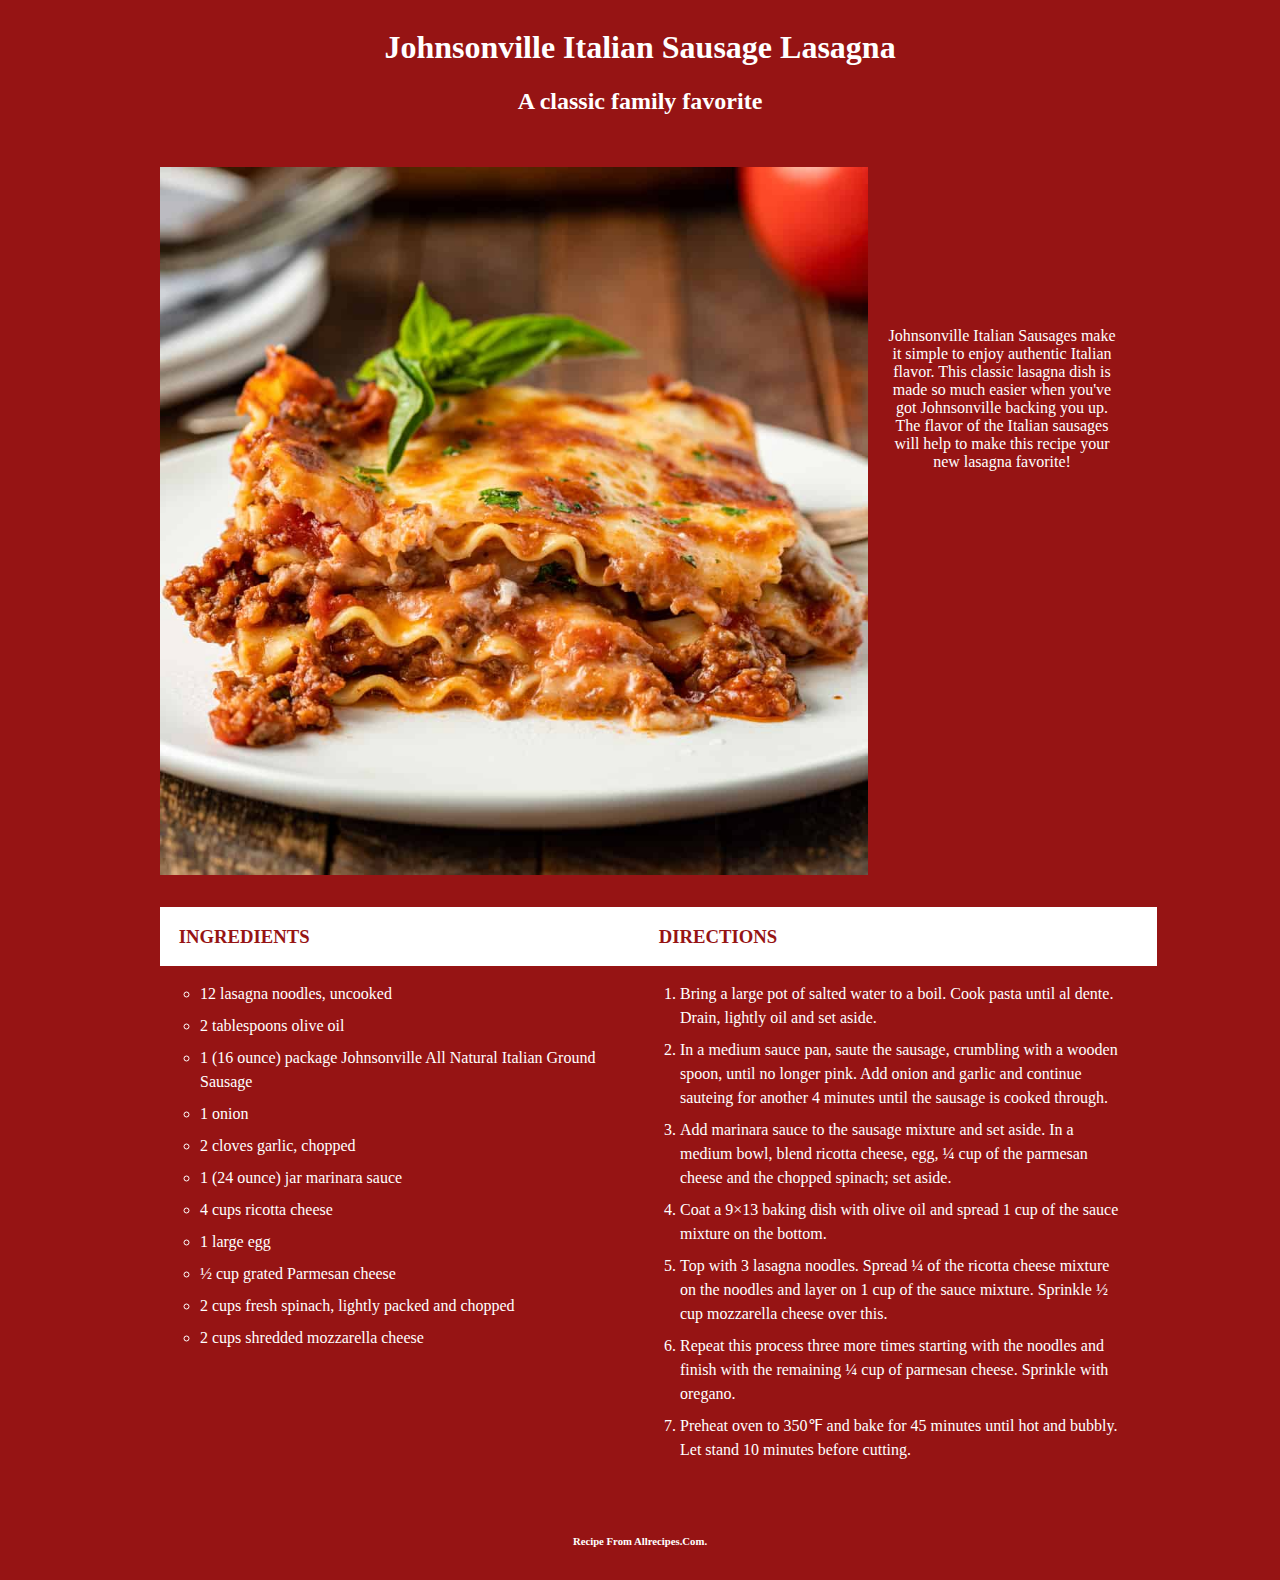
<file: grc338/css-grid-layout/index.html>
<!doctype html>
<html>
   <head>
      <meta charset="UTF-8">
      <meta name="viewport" content="width=device-width, initial-scale=1">
      <link rel="stylesheet" type="text/css" href="lasagnastyle.css" />
      <title>Johnsonville Italian Sausage Lasagna</title>
   </head>
    
<!-- I’m providing this document, so you know how to style your page. But you are not supposed to change anything in it. -->
    
<!--Also, this is an HTML comment and it’s meant for human beings. The machine knows it is not supposed to process anything in it. (Leave this comment here, because you’re not supposed to change anything in the document.-->
        
   <body>
       
       <div class="container">
           
          <header>
             <h1>Johnsonville Italian Sausage Lasagna</h1>
             <h2>A classic family favorite</h2>
          </header>

          <figure>
             <img src="lasagna.jpg" alt="Lasagna on a plate."> <!-- Don’t change this line (or any other line). You’re smart, you can figure out how to link to an image without changing this line or anything in your HTML.-->
             <figcaption>Johnsonville Italian Sausages make it simple to enjoy authentic Italian flavor. This classic lasagna dish is made so much easier when you've got Johnsonville backing you up. The flavor of the Italian sausages will help to make this recipe your new lasagna favorite!</figcaption>
          </figure>

          <main>

             <section class="ingredients">

                <h3>Ingredients</h3>

                <ul>
                   <li>12 lasagna noodles, uncooked</li>
                   <li>2 tablespoons olive oil</li>
                   <li>1 (16 ounce) package Johnsonville All Natural Italian Ground Sausage</li>
                   <li>1 onion</li>
                   <li>2 cloves garlic, chopped</li>
                   <li>1 (24 ounce) jar marinara sauce</li>
                   <li>4 cups ricotta cheese</li>
                   <li>1 large egg</li>
                   <li>&frac12; cup grated Parmesan cheese</li>
                   <li>2 cups fresh spinach, lightly packed and chopped</li>
                   <li>2 cups shredded mozzarella cheese</li>
                </ul>

             </section><!--ingredients-->

             <section class="directions">

                <h3>Directions</h3>

                <ol>
                   <li>Bring a large pot of salted water to a boil. Cook pasta until al dente. Drain, lightly oil and set aside.</li>
                   <li>In a medium sauce pan, saute the sausage, crumbling with a wooden spoon, until no longer pink. Add onion and garlic and continue sauteing for another 4 minutes until the sausage is cooked through.</li>
                   <li>Add marinara sauce to the sausage mixture and set aside. In a medium bowl, blend ricotta cheese, egg, &frac14; cup of the parmesan cheese and the chopped spinach; set aside.</li>
                   <li>Coat a 9&times;13 baking dish with olive oil and spread 1 cup of the sauce mixture on the bottom.</li>
                   <li>Top with 3 lasagna noodles. Spread &frac14; of the ricotta cheese mixture on the noodles and layer on 1 cup of the sauce mixture. Sprinkle &frac12; cup mozzarella cheese over this.</li>
                   <li>Repeat this process three more times starting with the noodles and finish with the remaining &frac14; cup of parmesan cheese. Sprinkle with oregano.</li>
                   <li>Preheat oven to 350&#8457; and bake for 45 minutes until hot and bubbly. Let stand 10 minutes before cutting.</li>
                </ol>

             </section><!--directions-->

           </main>

          <footer>
             <h6>Recipe from allrecipes.com.</h6>
          </footer>
           
       </div>
           
   </body>
    
</html>
</file>
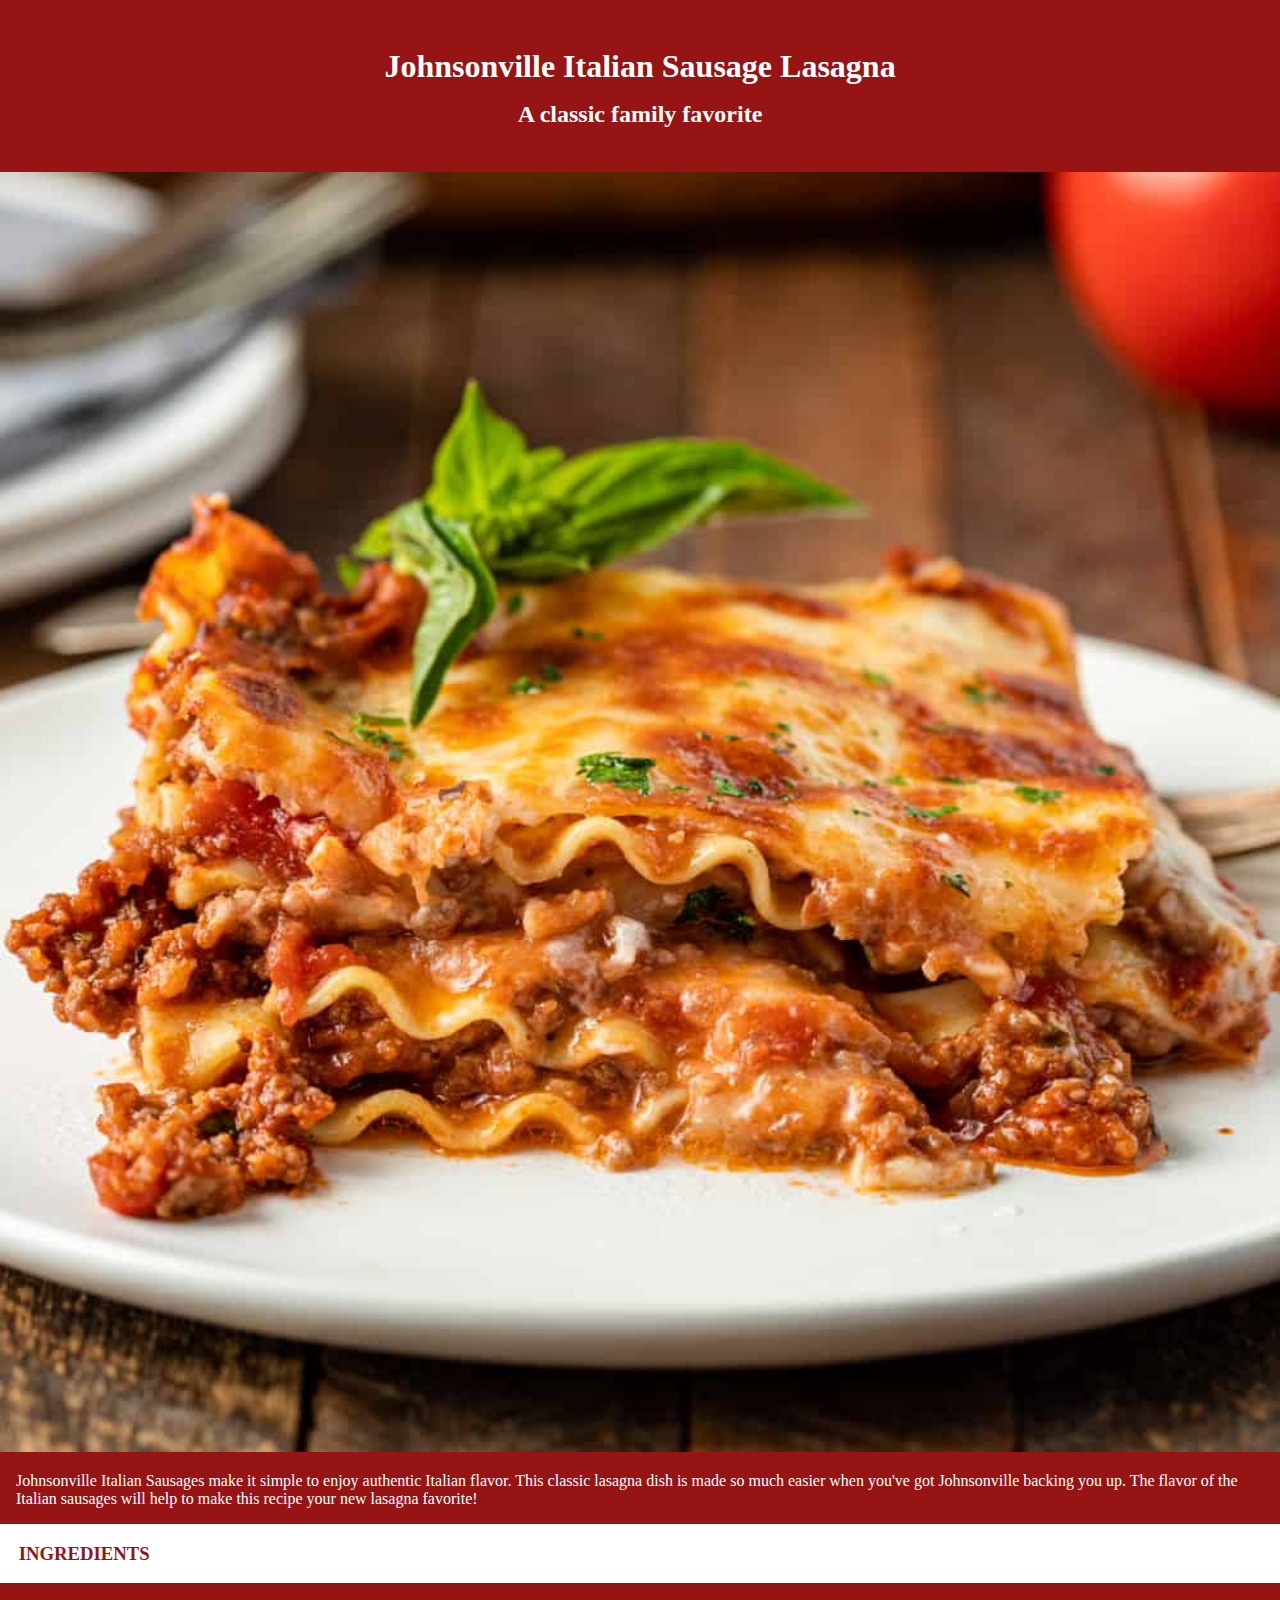
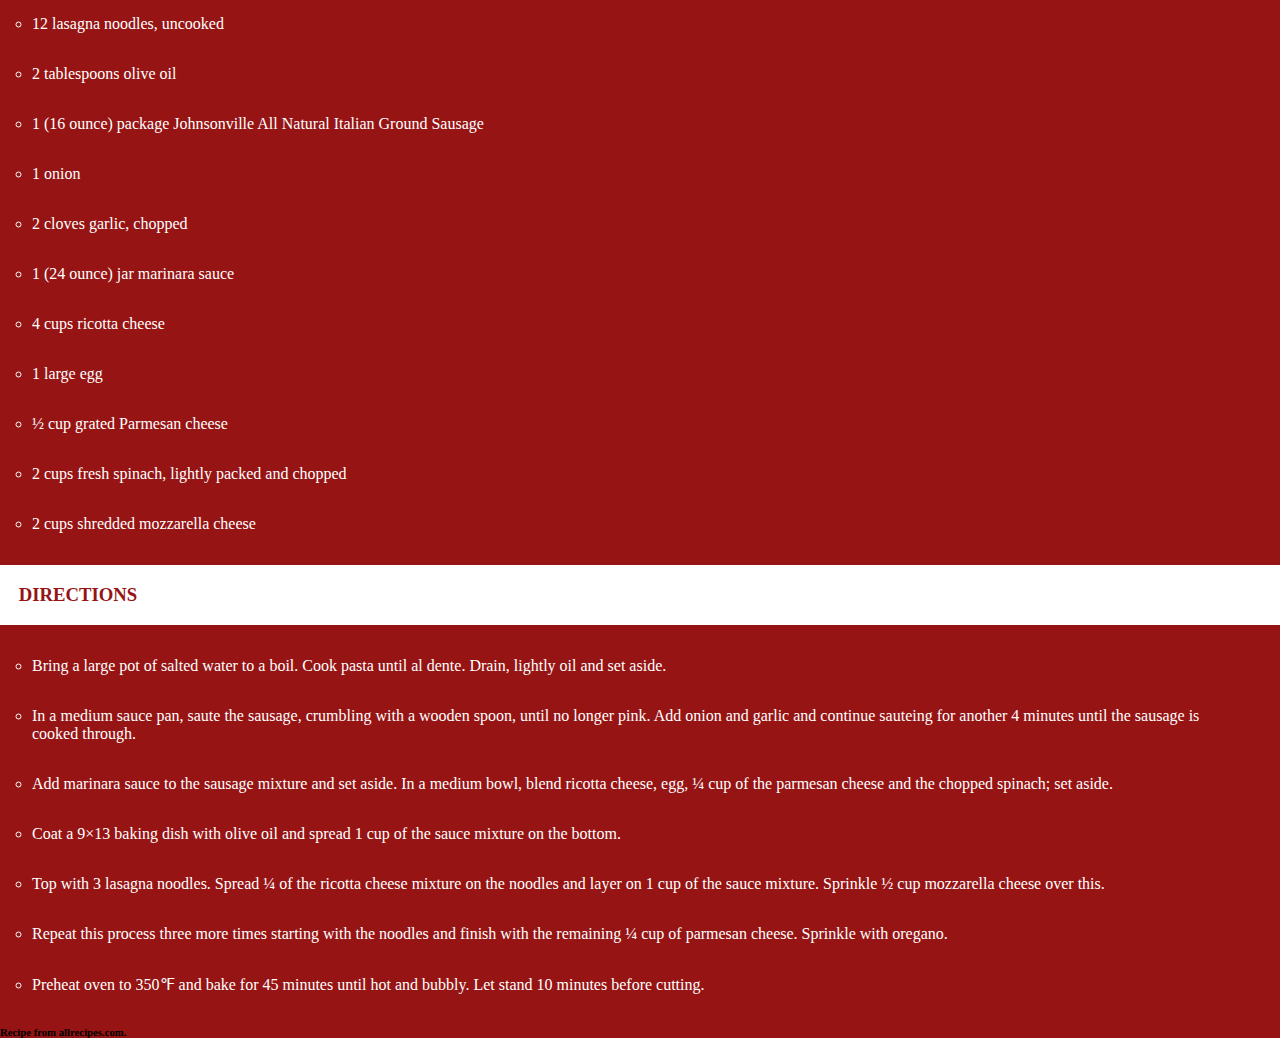
<file: grc338/css-mobile-first/index.html>
<!doctype html>
<html>
   <head>
      <meta charset="UTF-8">
      <meta name="viewport" content="width=device-width, initial-scale=1">
      <link rel="stylesheet" type="text/css" href="lasagnastyle.css" />
      <title>Johnsonville Italian Sausage Lasagna</title>
   </head>
    
<!-- I’m providing this document, so you know how to style your page. But you are not supposed to change anything in it. -->
    
<!--Also, this is an HTML comment and it’s meant for human beings. The machine knows it is not supposed to process anything in it. (Leave this comment here, because you’re not supposed to change anything in the document.-->
        
   <body>
       
      <header>
         <h1>Johnsonville Italian Sausage Lasagna</h1>
         <h2>A classic family favorite</h2>
      </header>
       
      <figure>
         <img src="lasagna.jpg" alt="Lasagna on a plate."> <!-- Don’t change this line (or any other line). You’re smart, you can figure out how to link to an image without changing this line or anything in your HTML.-->
         <figcaption>Johnsonville Italian Sausages make it simple to enjoy authentic Italian flavor. This classic lasagna dish is made so much easier when you've got Johnsonville backing you up. The flavor of the Italian sausages will help to make this recipe your new lasagna favorite!</figcaption>
      </figure>
       
      <main>
          
         <section class="ingredients">
             
            <h3>Ingredients</h3>
             
            <ul>
               <li>12 lasagna noodles, uncooked</li>
               <li>2 tablespoons olive oil</li>
               <li>1 (16 ounce) package Johnsonville All Natural Italian Ground Sausage</li>
               <li>1 onion</li>
               <li>2 cloves garlic, chopped</li>
               <li>1 (24 ounce) jar marinara sauce</li>
               <li>4 cups ricotta cheese</li>
               <li>1 large egg</li>
               <li>&frac12; cup grated Parmesan cheese</li>
               <li>2 cups fresh spinach, lightly packed and chopped</li>
               <li>2 cups shredded mozzarella cheese</li>
            </ul>
             
         </section><!--ingredients-->
          
         <section class="directions">
             
            <h3>Directions</h3>
             
            <ol>
               <li>Bring a large pot of salted water to a boil. Cook pasta until al dente. Drain, lightly oil and set aside.</li>
               <li>In a medium sauce pan, saute the sausage, crumbling with a wooden spoon, until no longer pink. Add onion and garlic and continue sauteing for another 4 minutes until the sausage is cooked through.</li>
               <li>Add marinara sauce to the sausage mixture and set aside. In a medium bowl, blend ricotta cheese, egg, &frac14; cup of the parmesan cheese and the chopped spinach; set aside.</li>
               <li>Coat a 9&times;13 baking dish with olive oil and spread 1 cup of the sauce mixture on the bottom.</li>
               <li>Top with 3 lasagna noodles. Spread &frac14; of the ricotta cheese mixture on the noodles and layer on 1 cup of the sauce mixture. Sprinkle &frac12; cup mozzarella cheese over this.</li>
               <li>Repeat this process three more times starting with the noodles and finish with the remaining &frac14; cup of parmesan cheese. Sprinkle with oregano.</li>
               <li>Preheat oven to 350&#8457; and bake for 45 minutes until hot and bubbly. Let stand 10 minutes before cutting.</li>
            </ol>
             
         </section><!--directions-->
      
       </main>
       
      <footer>
         <h6>Recipe from allrecipes.com.</h6>
      </footer>
       
   </body>
    
</html>
</file>
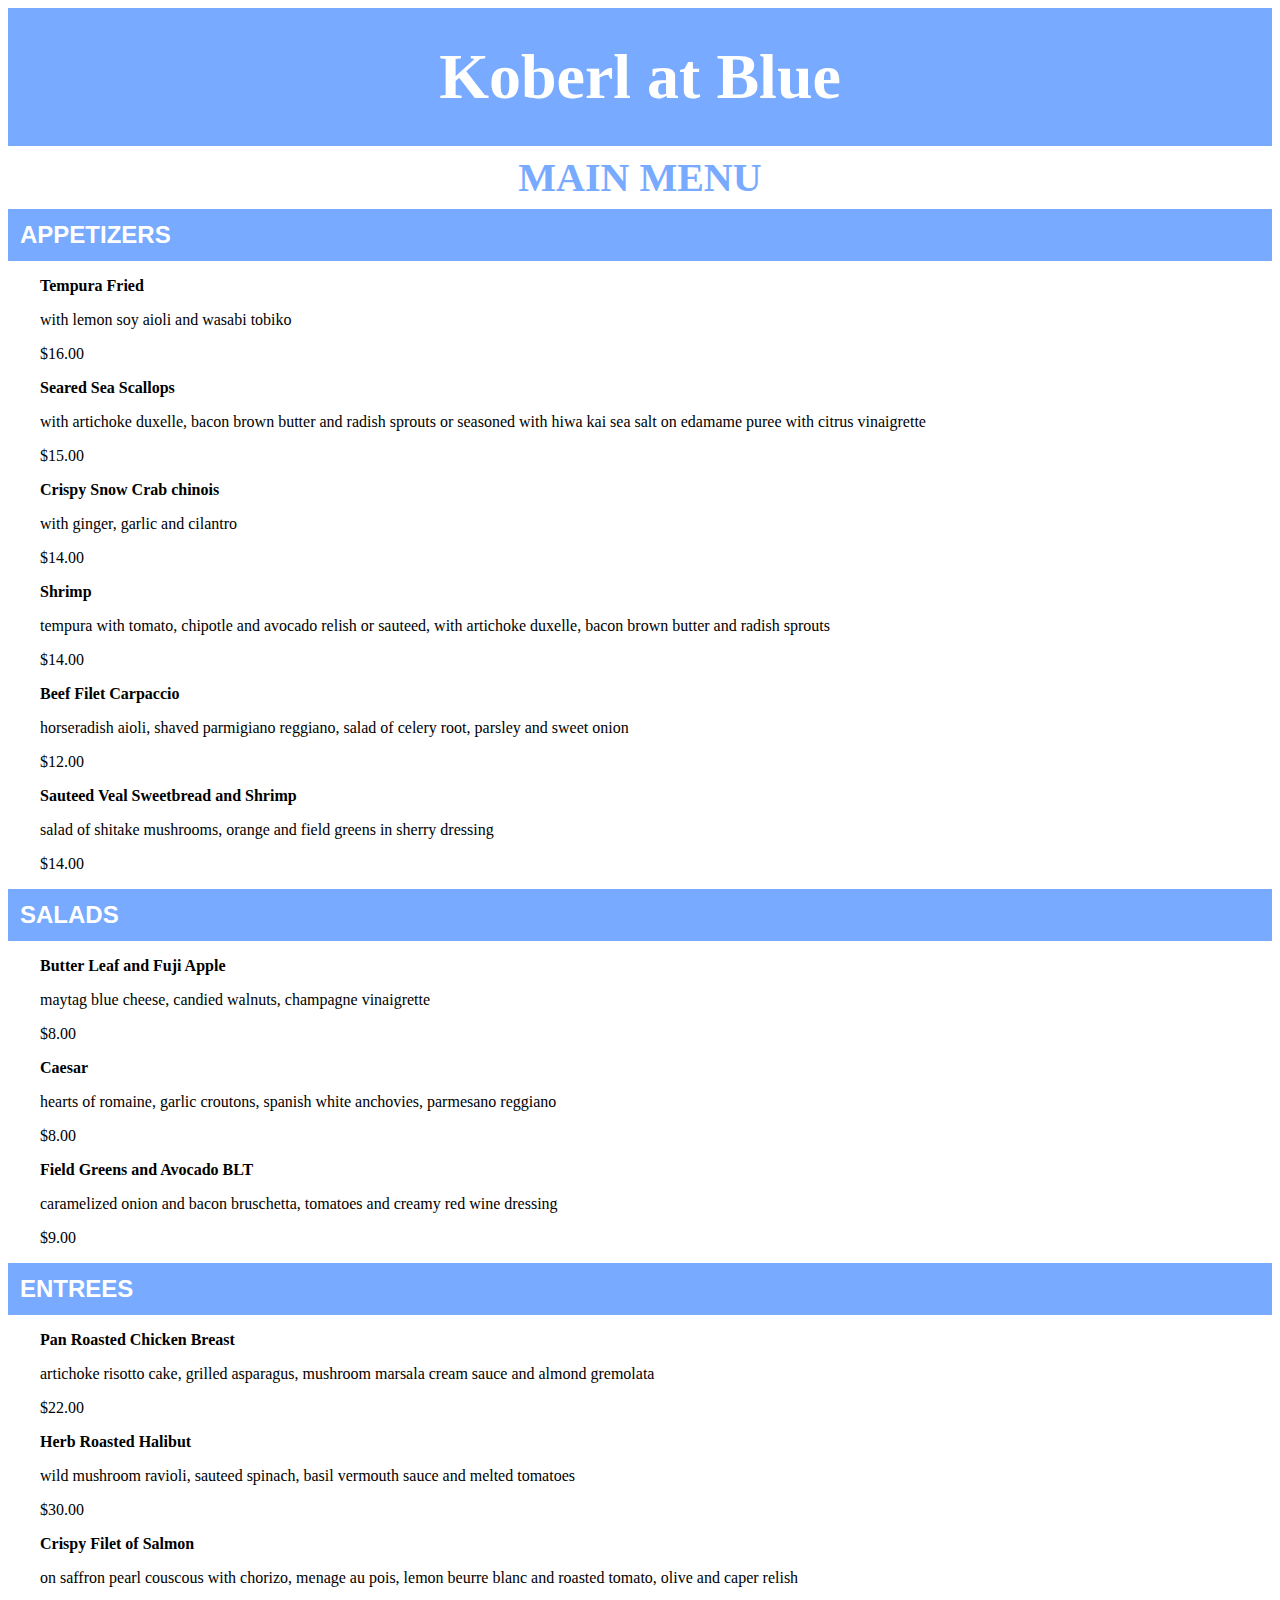
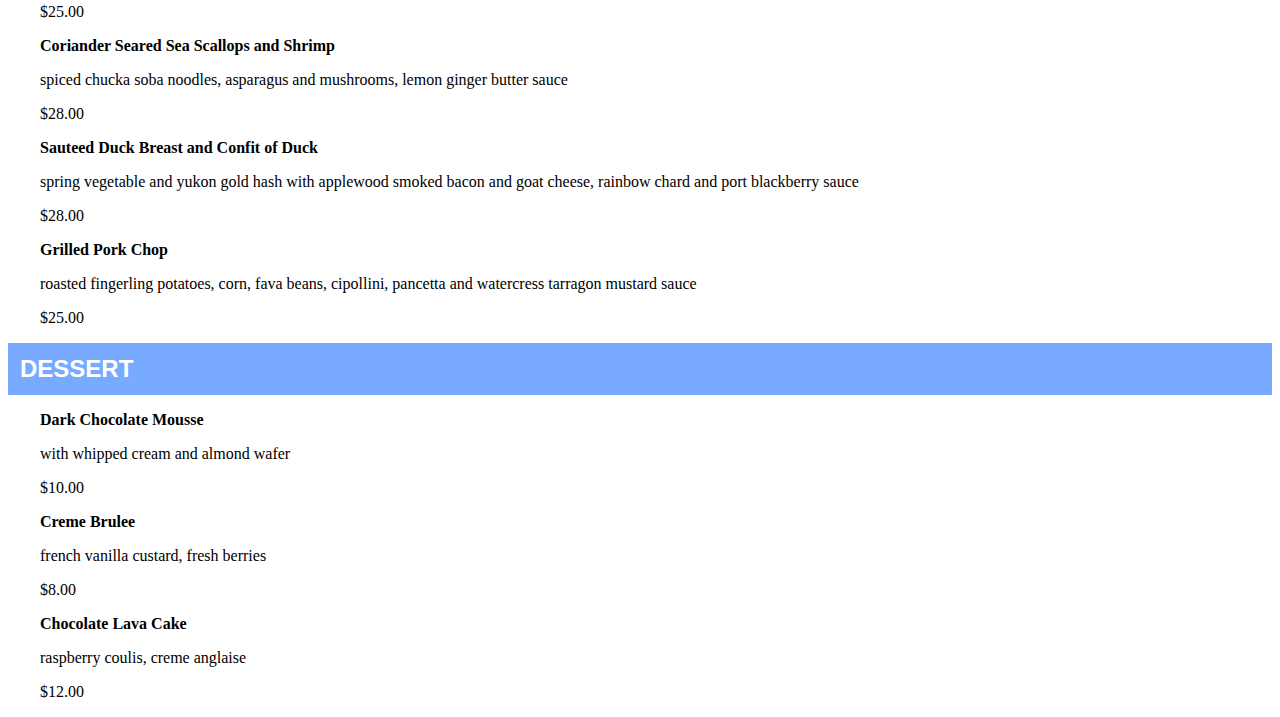
<file: grc338/restaurantmenucss/index.html>
<!DOCTYPE HTML>
<html>
   <head>
      <meta name="viewport" content="width=device-width, initial-scale=1.0">
      <link rel="stylesheet" type="text/css" href="main.css">
      <title>Restaurant Menu</title>
   </head>
   <body>
      <h1>Koberl at Blue</h1>
      <h2>Main Menu</h2>
      <h3>Appetizers</h3>
      <ul>
         <li>
            <h4>Tempura Fried</h4>
            <p>with lemon soy aioli and wasabi tobiko</p>
            <p>$16.00</p>
         </li>
         <li>
            <h4>Seared Sea Scallops</h4>
            <p>with artichoke duxelle, bacon brown butter and radish sprouts or seasoned with hiwa kai sea salt on edamame puree with citrus vinaigrette</p>
            <p>$15.00</p>
         </li>
         <li>
            <h4>Crispy Snow Crab chinois</h4>
            <p>with ginger, garlic and cilantro</p>
            <p>$14.00</p>
         </li>
         <li>
            <h4>Shrimp</h4>
            <p>tempura with tomato, chipotle and avocado relish or sauteed, with artichoke duxelle, bacon brown butter and radish sprouts</p>
            <p>$14.00</p>
         </li>
         <li>
            <h4>Beef Filet Carpaccio</h4>
            <p>horseradish aioli, shaved parmigiano reggiano, salad of celery root, parsley and sweet onion</p>
            <p>$12.00</p>
         </li>
         <li>
            <h4>Sauteed Veal Sweetbread and Shrimp</h4>
            <p>salad of shitake mushrooms, orange and field greens in sherry dressing</p>
            <p>$14.00</p>
         </li>
      </ul>
      <h3>Salads</h3>
      <ul>
         <li>
            <h4>Butter Leaf and Fuji Apple</h4>
            <p>maytag blue cheese, candied walnuts, champagne vinaigrette</p>
            <p>$8.00</p>
         </li>
         <li>
            <h4>Caesar</h4>
            <p>hearts of romaine, garlic croutons, spanish white anchovies, parmesano reggiano</p>
            <p>$8.00</p>
         </li>
         <li>
            <h4>Field Greens and Avocado BLT</h4>
            <p>caramelized onion and bacon bruschetta, tomatoes and creamy red wine dressing</p>
            <p>$9.00</p>
         </li>
      </ul>
      <h3>Entrees</h3>
      <ul>
         <li>
            <h4>Pan Roasted Chicken Breast</h4>
            <p>artichoke risotto cake, grilled asparagus, mushroom marsala cream sauce and almond gremolata</p>
            <p>$22.00</p>
         </li>
         <li>
            <h4>Herb Roasted Halibut</h4>
            <p>wild mushroom ravioli, sauteed spinach, basil vermouth sauce and melted tomatoes</p>
            <p>$30.00</p>
         </li>
         <li>
            <h4>Crispy Filet of Salmon</h4>
            <p>on saffron pearl couscous with chorizo, menage au pois, lemon beurre blanc and roasted tomato, olive and caper relish</p>
            <p>$25.00</p>
         </li>
         <li>
            <h4>Coriander Seared Sea Scallops and Shrimp</h4>
            <p>spiced chucka soba noodles, asparagus and mushrooms, lemon ginger butter sauce</p>
            <p>$28.00</p>
         </li>
         <li>
            <h4>Sauteed Duck Breast and Confit of Duck</h4>
            <p>spring vegetable and yukon gold hash with applewood smoked bacon and goat cheese, rainbow chard and port blackberry sauce</p>
            <p>$28.00</p>
         </li>
         <li>
            <h4>Grilled Pork Chop</h4>
            <p>roasted fingerling potatoes, corn, fava beans, cipollini, pancetta and watercress tarragon mustard sauce</p>
            <p>$25.00</p>
         </li>
      </ul>
      <h3>Dessert</h3>
      <ul>
         <li>
            <h4>Dark Chocolate Mousse</h4>
            <p>with whipped cream and almond wafer</p>
            <p>$10.00</p>
         </li>
         <li>
            <h4>Creme Brulee</h4>
            <p>french vanilla custard, fresh berries</p>
            <p>$8.00</p>
         </li>
         <li>
            <h4>Chocolate Lava Cake</h4>
            <p>raspberry coulis, creme anglaise</p>
            <p>$12.00</p>
         </li>
      </ul>
   </body>
</html>
</file>
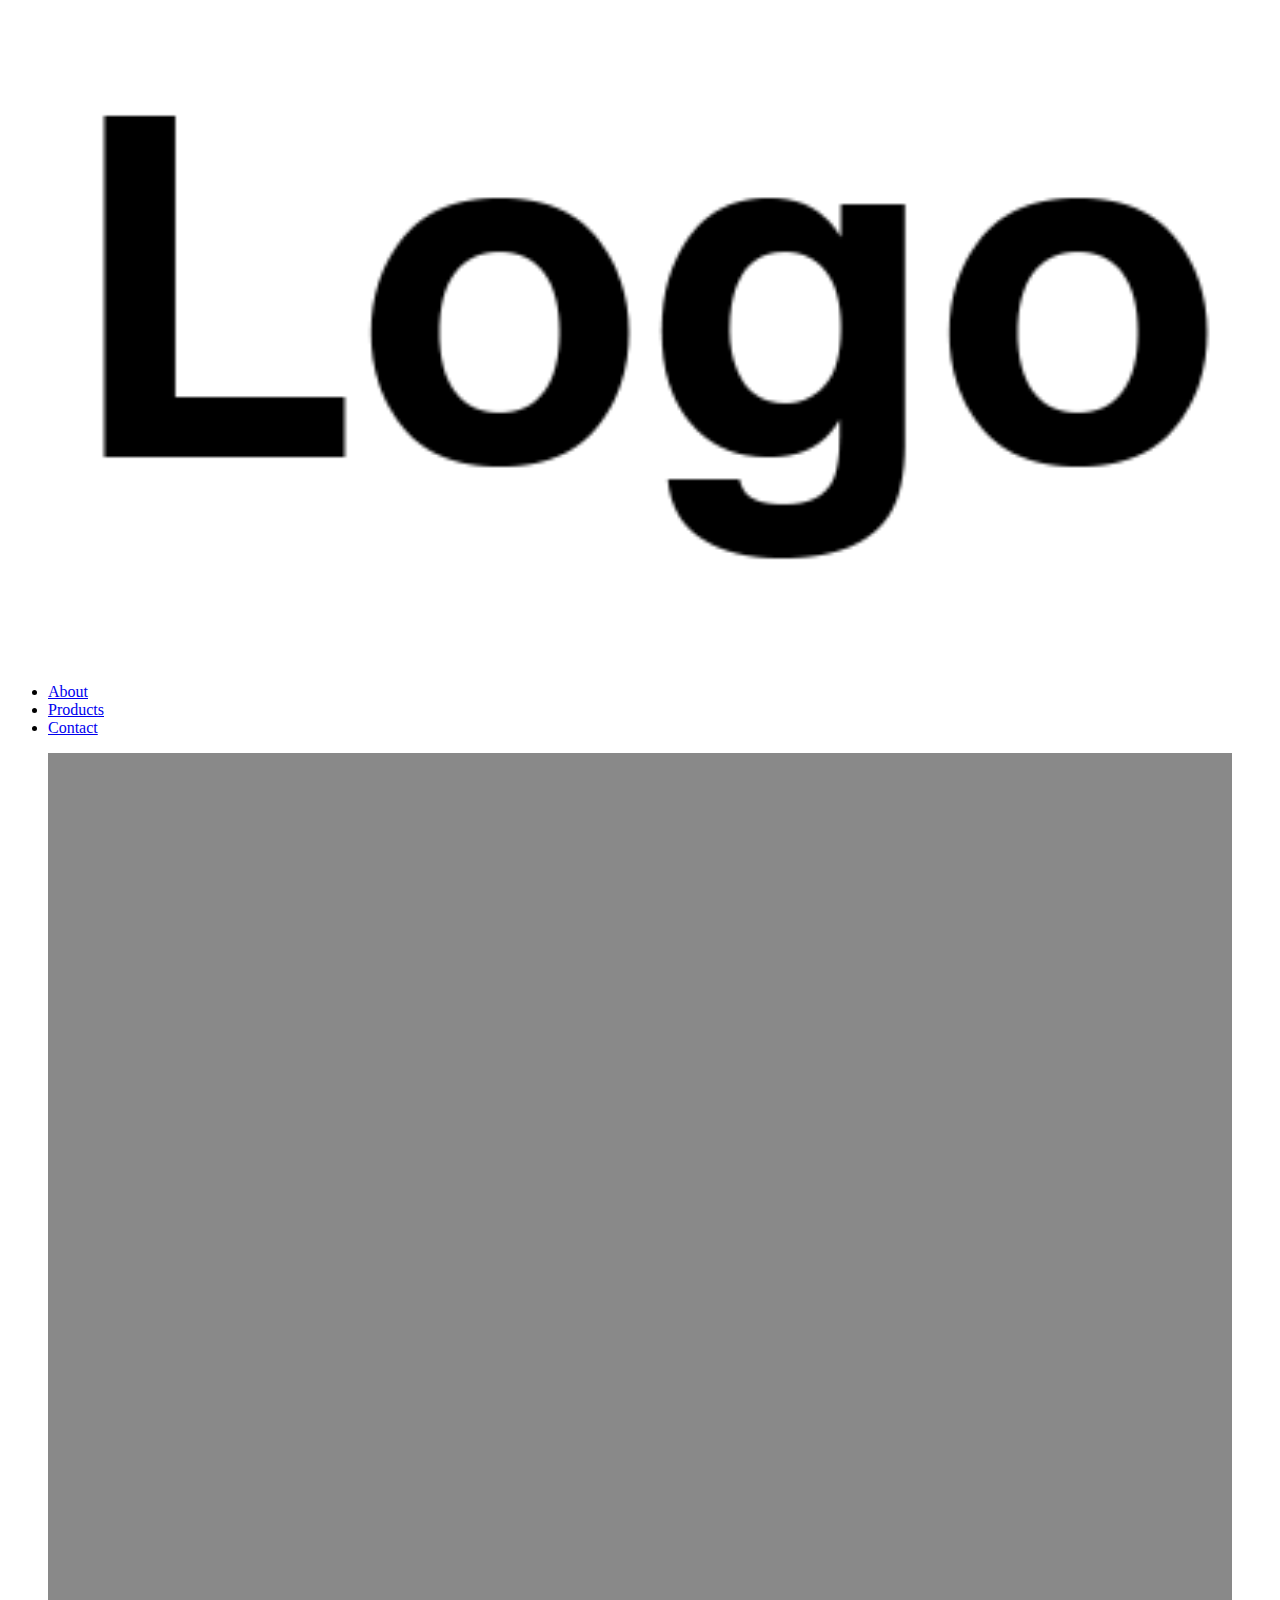
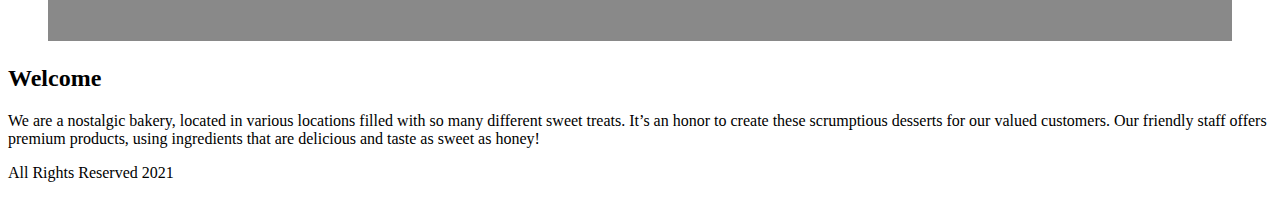
<file: grc338/website-content-hierarchy/index.html>
<!doctype html>  
    <html>  
        <head>  
            <meta charset="UTF-8">  
            <meta name="viewport" content="width=device-width, initial-scale=1">  
            <link rel="stylesheet" type="text/css" href="style.css">  
            <title>Home</title>  
        </head>   
        <body>  
            <div class="container">
                <header>
                    <h1><a href="index.html"><img src="logo.png" alt="logo."></a></h1>
                    <nav>
                        <ul>
                            <li><a href="about.html">About</a></li>
                            <li><a href="products.html">Products</a></li>
                            <li><a href="contact.html">Contact</a></li>
                        </ul>
                    </nav>
                </header>
                <article>
                    <figure>
                        <img src="placeholder.jpg" alt="cofee beans."></figure>
                    <h2>Welcome</h2>
                    <p>	We are a nostalgic bakery,  located in various locations filled with so many different sweet treats. It’s an honor to create these scrumptious desserts for our valued customers. Our friendly staff offers premium products, using ingredients that are delicious and taste as sweet as honey! 
                    </p>
                </article>
                <footer>
                    <p>All Rights Reserved 2021</p>
                </footer>
            </div>
        </body>  
    </html>
</file>
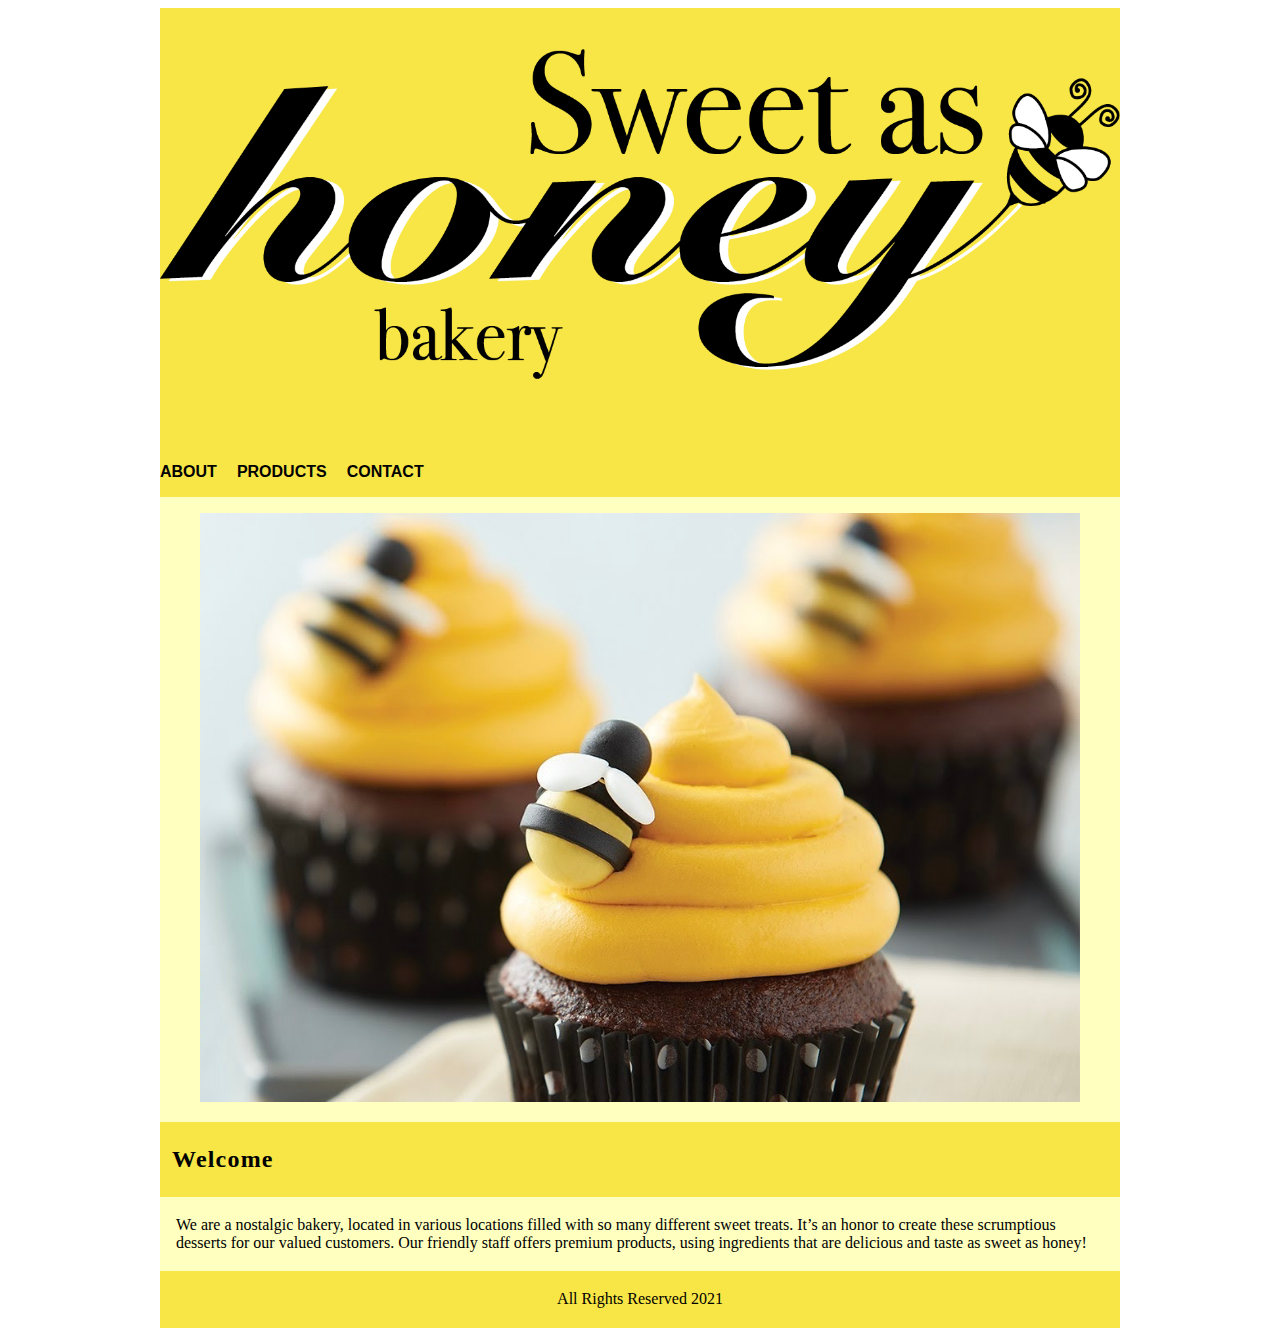
<file: grc338/website-mobile-first/index.html>
<!doctype html>  
    <html>  
        <head>  
            <meta charset="UTF-8">  
           <meta name="viewport" content="width=device-width, initial-scale=1.0">
            <link rel="stylesheet" type="text/css" href="style.css">  
            <title>Home</title>  
        </head>   
        <body>  
            <div class="container">
                <header>
                    <h1><a href="index.html"><img src="logo.png" alt="logo."></a></h1>
                    <nav>
                        <ul>
                            <li><a href="about.html">About</a></li>
                            <li><a href="products.html">Products</a></li>
                            <li><a href="contact.html">Contact</a></li>
                        </ul>
                    </nav>
                </header>
                <article>
                    <figure>
                        <img src="bee%20cupcake.jpg" alt="cupcake."></figure>
                    <h2>Welcome</h2>
                    <p>	We are a nostalgic bakery,  located in various locations filled with so many different sweet treats. It’s an honor to create these scrumptious desserts for our valued customers. Our friendly staff offers premium products, using ingredients that are delicious and taste as sweet as honey! 
                    </p>
                </article>
                <footer>
                    <p>All Rights Reserved 2021</p>
                </footer>
            </div>
        </body>  
    </html>
</file>
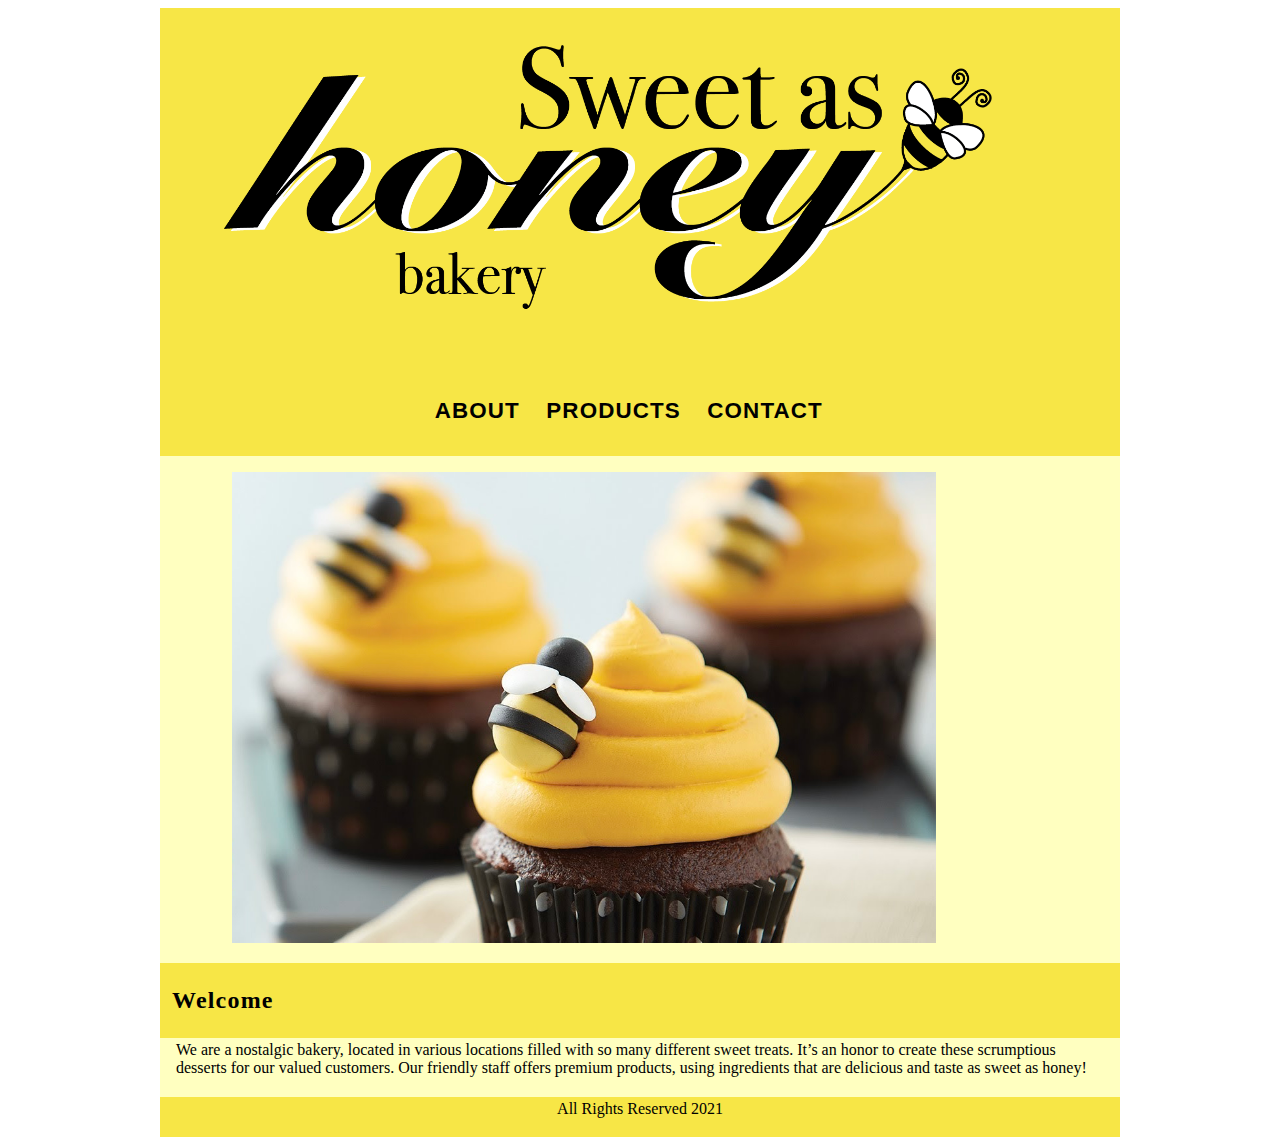
<file: grc338/website-responsive/index.html>
<!doctype html>  
<html>
   <head>
      <meta charset="UTF-8">
      <meta name="viewport" content="width=device-width, initial-scale=1.0">
      <link rel="stylesheet" type="text/css" href="style.css">
      <title>Home</title>
   </head>
   <body>
      <div class="container">
         <header>
            <h1><a href="index.html"><img src="logo.png" alt="logo."></a></h1>
            <nav>
               <ul>
                  <li><a href="about.html">About</a></li>
                  <li><a href="products.html">Products</a></li>
                  <li><a href="contact.html">Contact</a></li>
               </ul>
            </nav>
         </header>
         <article>
            <figure>
               <img src="cupcake.jpg" alt="cupcake.">
            </figure>
            <h2>Welcome</h2>
            <p>	We are a nostalgic bakery,  located in various locations filled with so many different sweet treats. It’s an honor to create these scrumptious desserts for our valued customers. Our friendly staff offers premium products, using ingredients that are delicious and taste as sweet as honey! 
            </p>
         </article>
         <footer>
            <p>All Rights Reserved 2021</p>
         </footer>
      </div>
   </body>
</html>
</file>
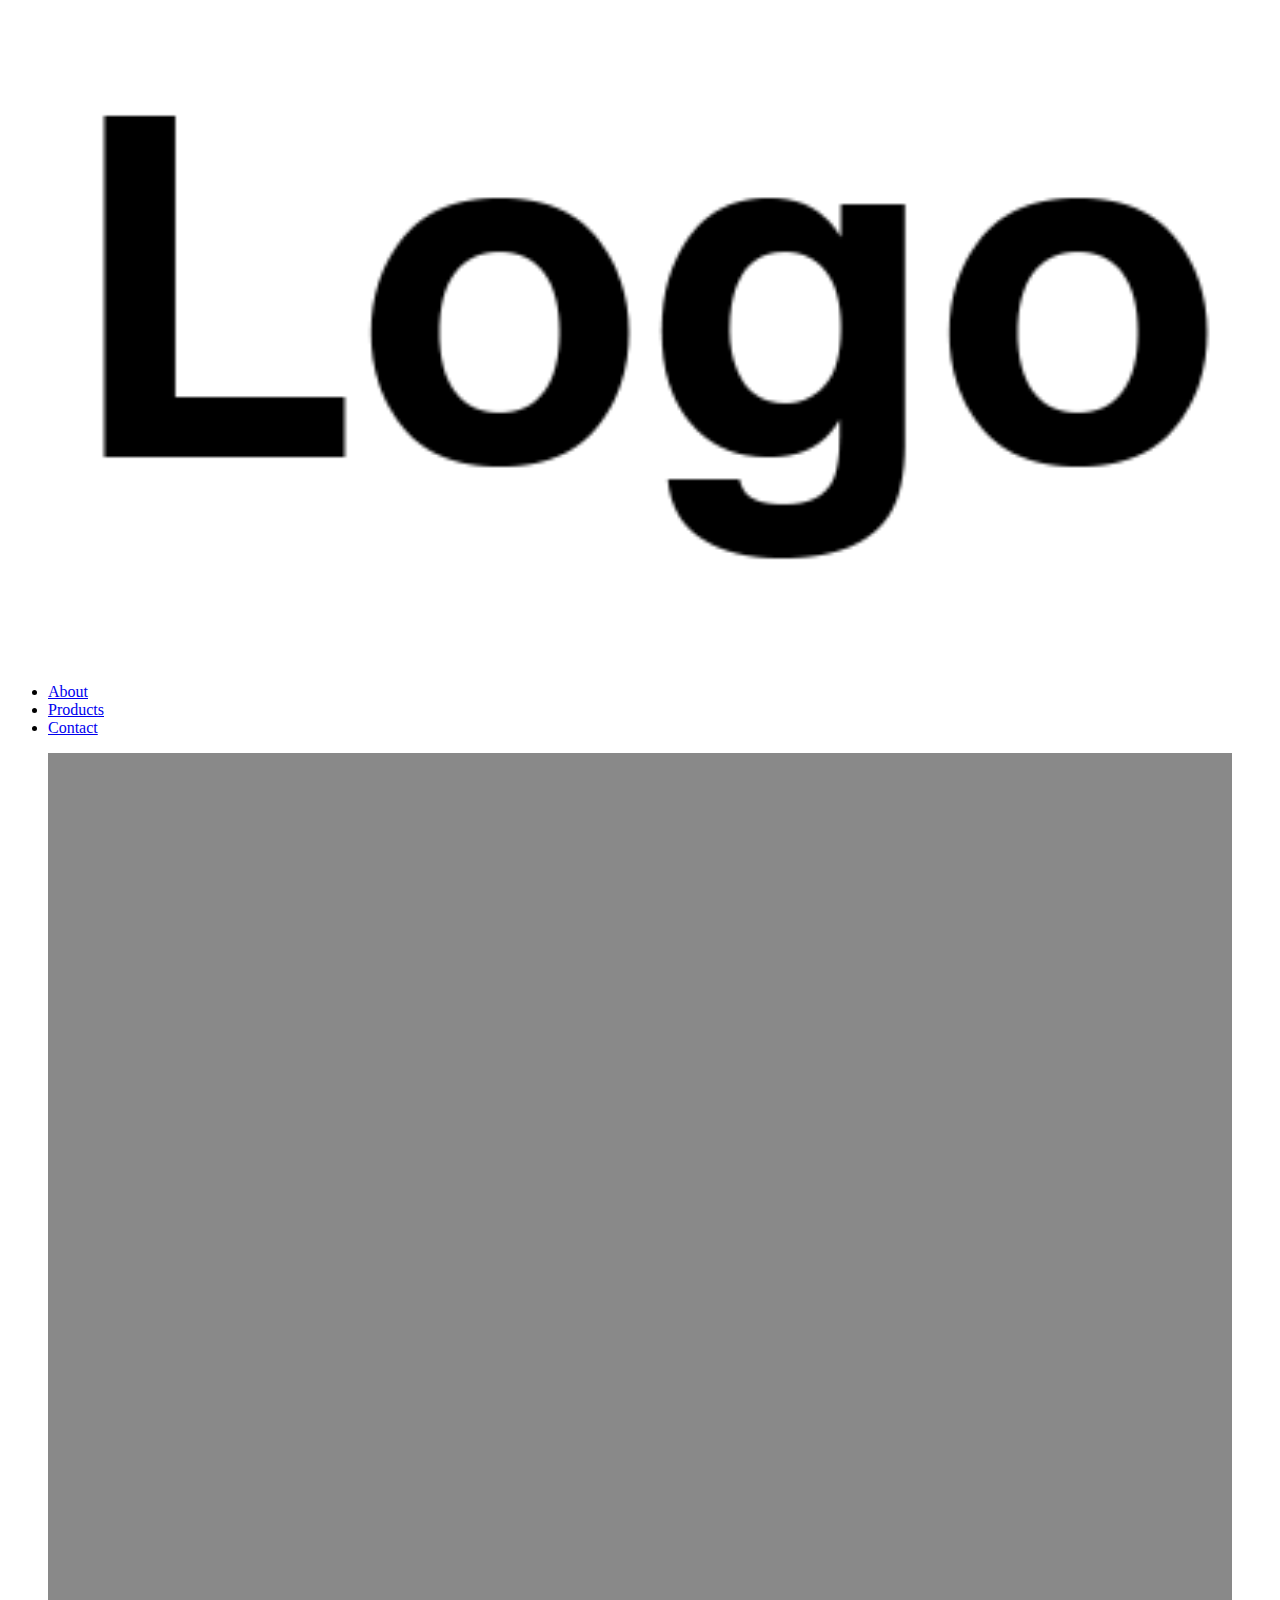
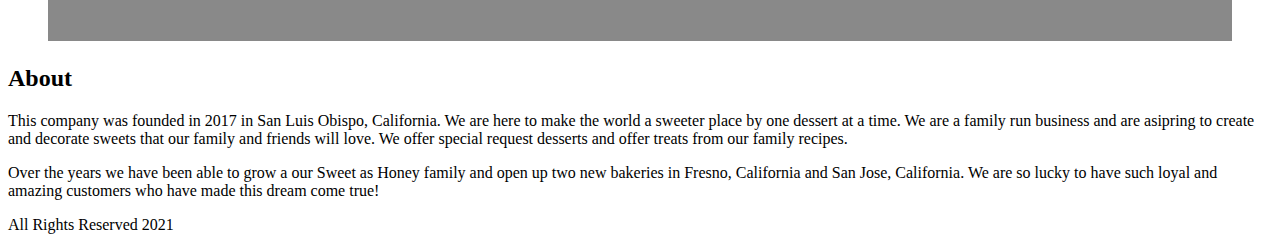
<file: grc338/website-content-hierarchy/about.html>
<!doctype html>  
    <html>  
        <head>  
            <meta charset="UTF-8">  
            <meta name="viewport" content="width=device-width, initial-scale=1">  
            <link rel="stylesheet" type="text/css" href="style.css">  
            <title>About</title>  
        </head>   
        <body>  
            <div class="container">
                <header>
                    <h1><a href="index.html"><img src="logo.png" alt="logo.">
                    </a></h1>
                    <nav>
                        <ul>
                            <li><a href="about.html">About</a></li>
                            <li><a href="products.html">Products</a></li>
                            <li><a href="contact.html">Contact</a></li>
                        </ul>
                    </nav>                </header>
                <article>
                    <figure>
                        <img src="placeholder.jpg" alt="cupcakes.">
                    </figure>
                    <h2>About</h2>
                    <p>This company was founded in 2017 in San Luis Obispo, California. We are here to make the world a sweeter place by one dessert at a time. We are a family run business and are asipring to create and decorate sweets that our family and friends will love. We offer special request desserts and offer treats from our family recipes. 
                    </p>
                </article>
                <aside>
                    <p>Over the years we have been able to grow a our Sweet as Honey family and open up two new bakeries in Fresno, California and San Jose, California. We are so lucky to have such loyal and amazing customers who have made this dream come true!
                    </p>
                </aside>
                <footer>
                    <p>All Rights Reserved 2021</p>
                </footer>
            </div>
        </body>
</html>
</file>
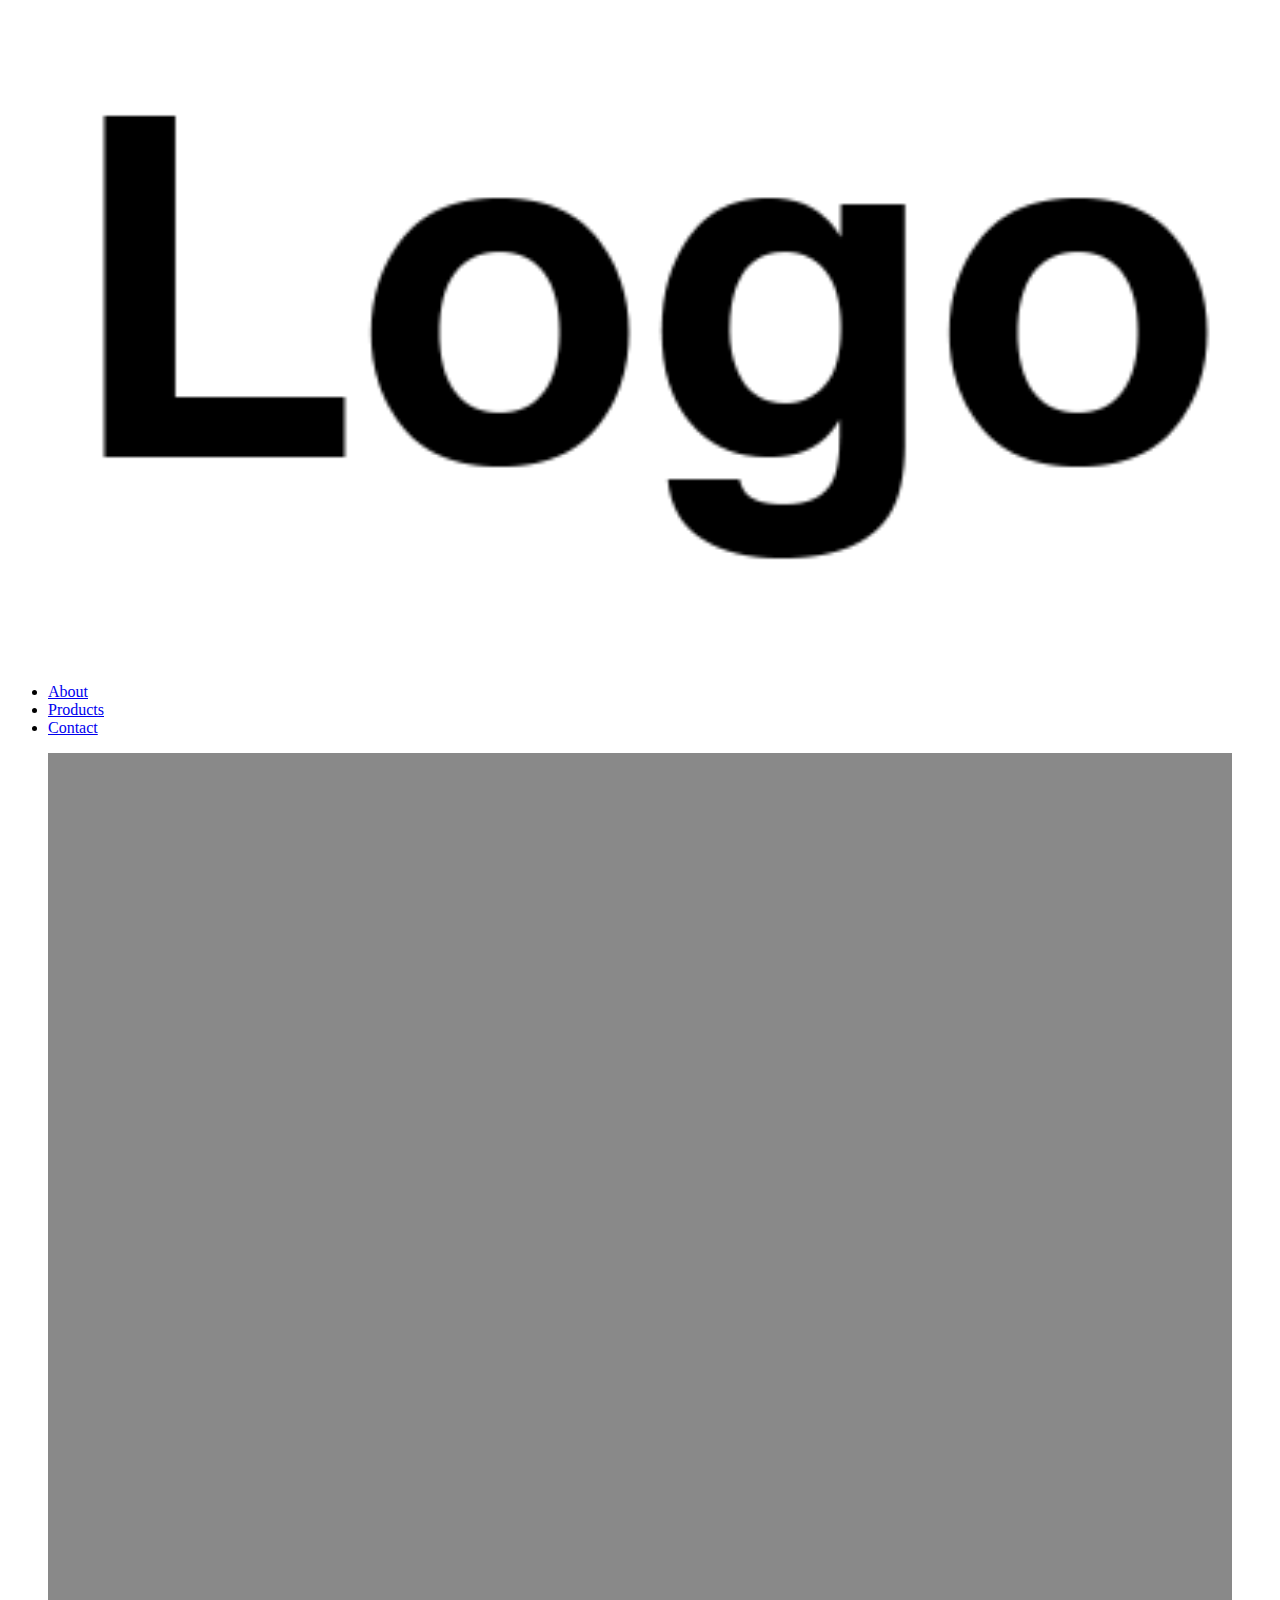
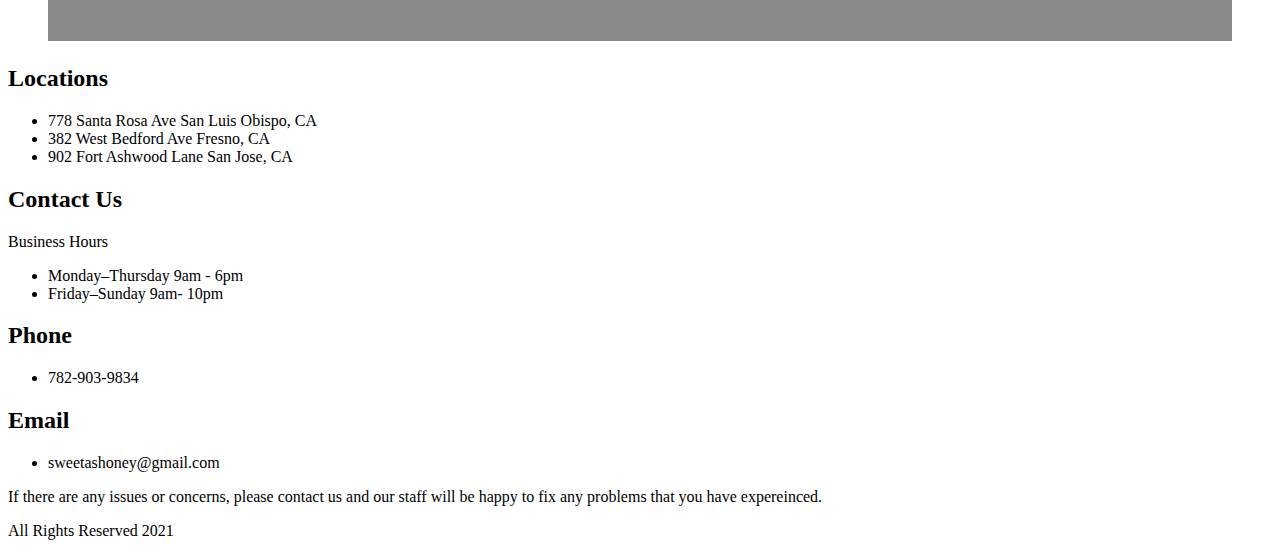
<file: grc338/website-content-hierarchy/contact.html>
<!doctype html>  
    <html>  
        <head>  
            <meta charset="UTF-8">  
            <meta name="viewport" content="width=device-width, initial-scale=1">  
            <link rel="stylesheet" type="text/css" href="style.css">  
            <title>Contact</title>  
        </head>   
        <body>  
            <div class="container">
                <header>
                    <h1><a href="index.html"><img src="logo.png" alt="logo."></a></h1>
                    <nav>
                        <ul>
                            <li><a href="about.html">About</a></li>
                            <li><a href="products.html">Products</a></li>
                            <li><a href="contact.html">Contact</a></li>
                        </ul>
                    </nav>
                </header>
                <article>
                    <figure>
                        <img src="placeholder.jpg" alt="cupcakes.">
                    </figure>
                    <h2>Locations</h2>
                    <ul>
                        <li>778 Santa Rosa Ave 
                            San Luis Obispo, CA</li>
                        <li>382 West Bedford Ave
                            Fresno, CA</li>
                        <li>902 Fort Ashwood Lane
                            San Jose, CA</li>
                    </ul>
                    <h2>Contact Us</h2>
                    <p>Business Hours</p>                       
                    <ul>
                        <li> Monday–Thursday 9am - 6pm</li>
                        <li>Friday–Sunday 9am- 10pm</li>
                    </ul>
                     <h2>Phone</h2>
                       <ul>
                           <li>782-903-9834</li>
                        </ul>
                    <h2>Email</h2>
                        <ul>
                            <li>sweetashoney@gmail.com</li>
                    </ul>
                </article>
                <aside>
                    <p>If there are any issues or concerns, please contact us and our staff will be happy to fix any problems that you have expereinced.
                    </p>
                </aside>
                <footer>
                    <p>All Rights Reserved 2021</p>
                </footer>
            </div>
        </body>
</html>
</file>
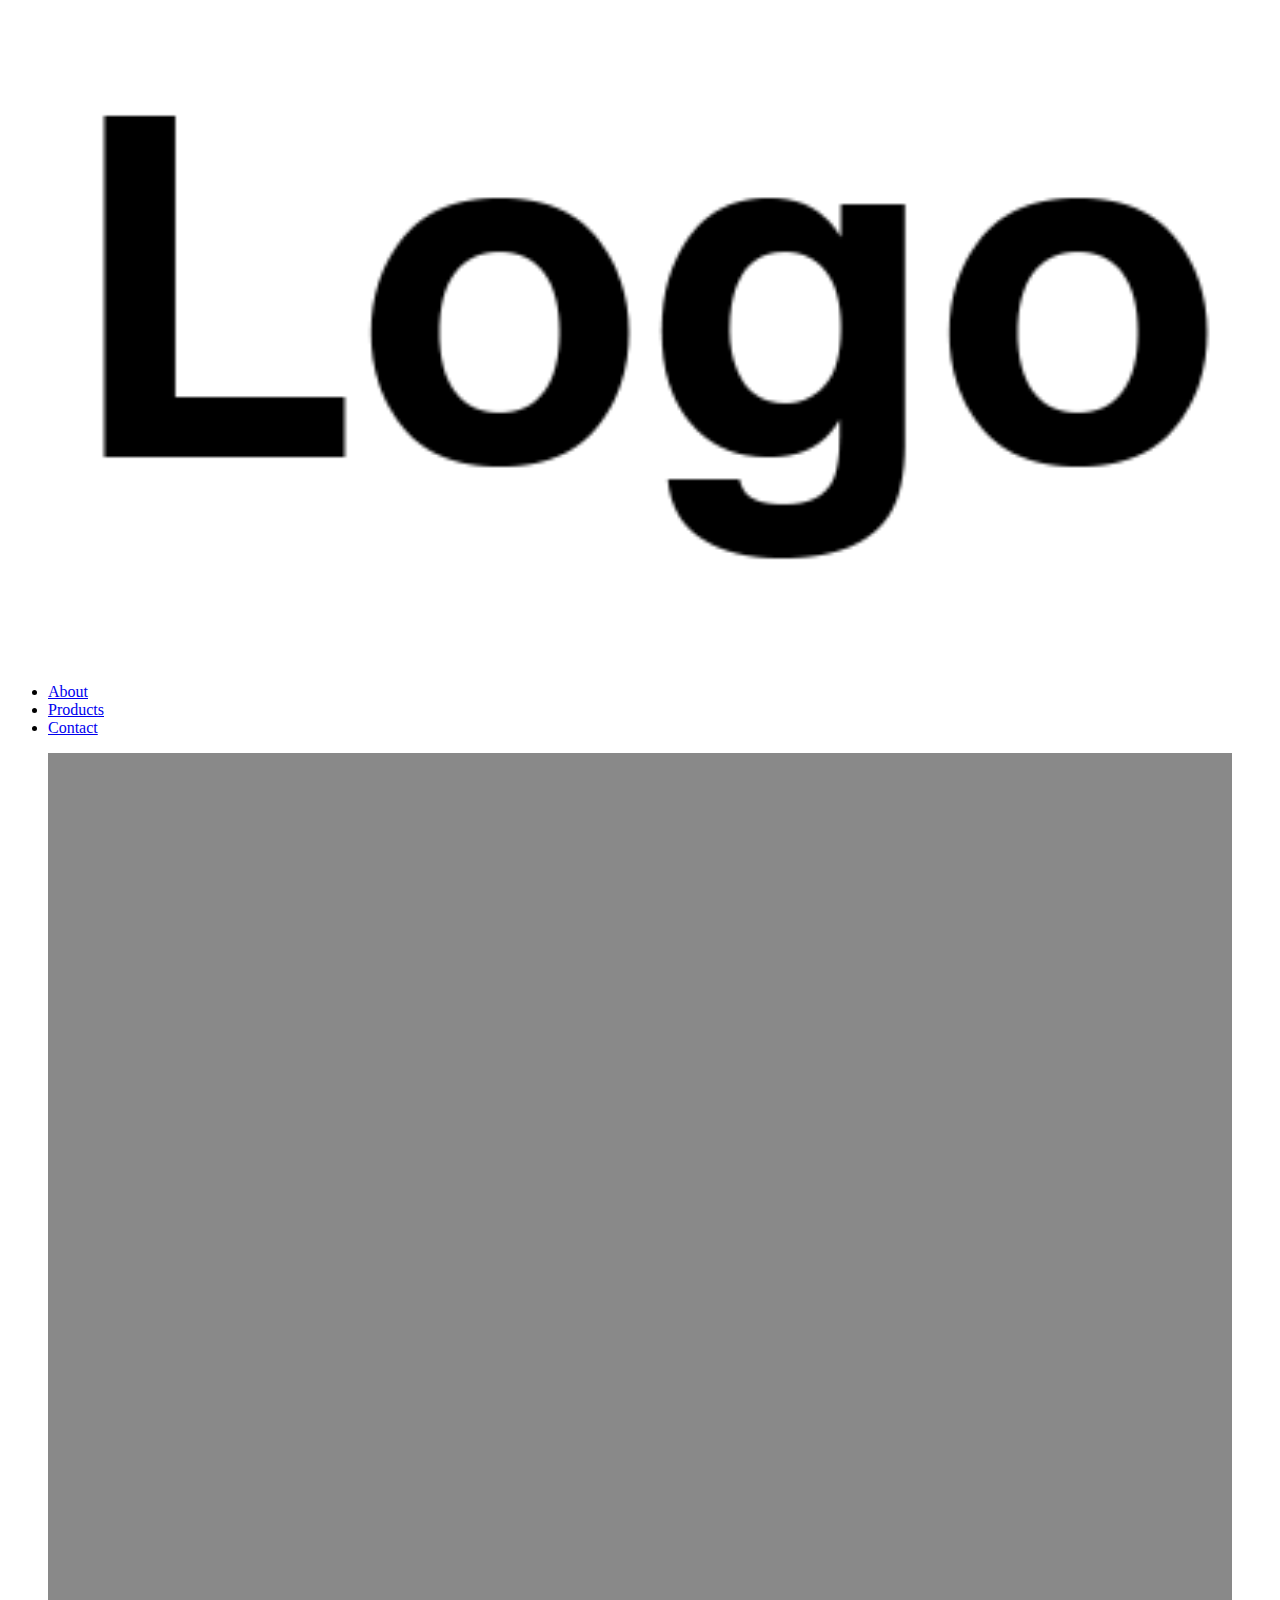
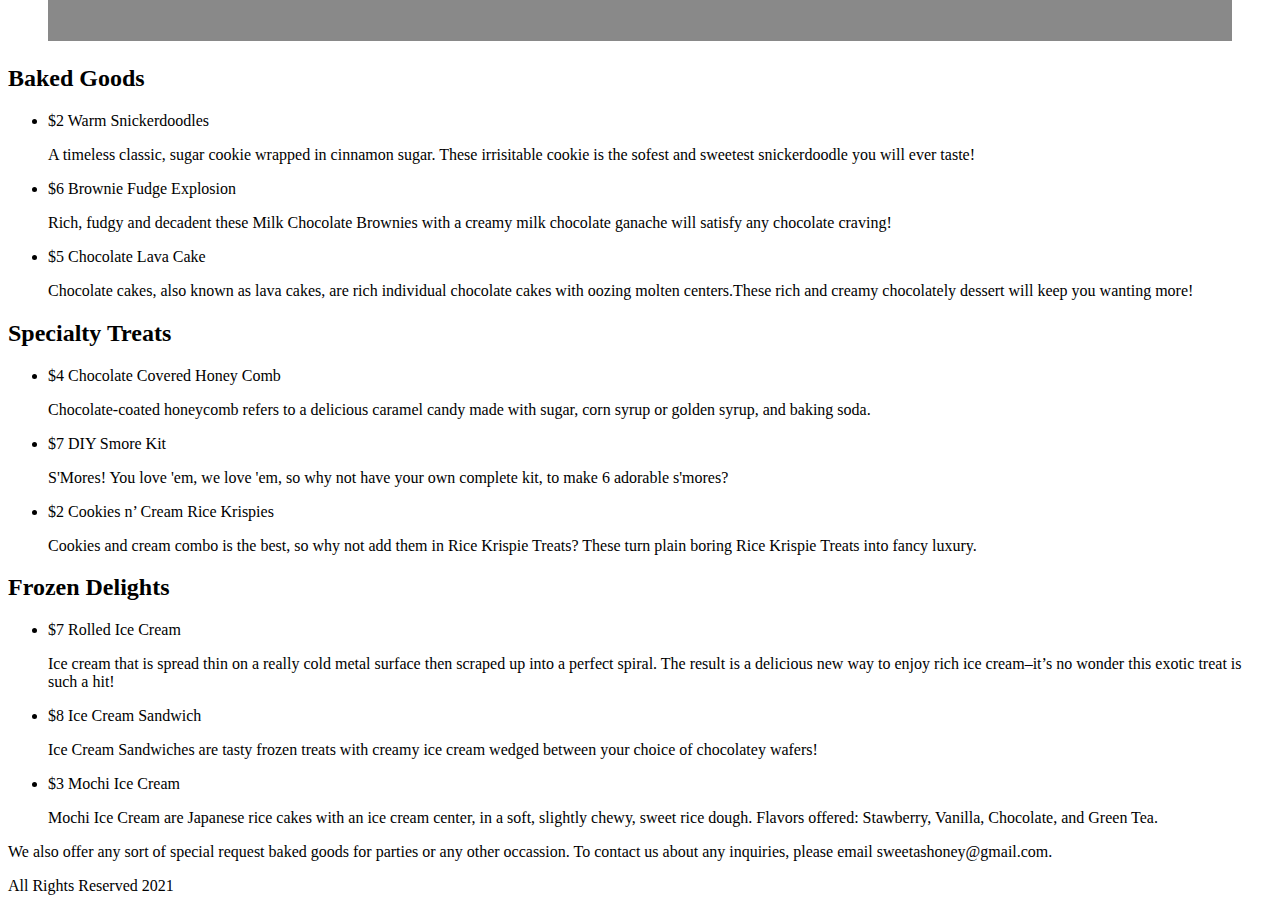
<file: grc338/website-content-hierarchy/products.html>
<!doctype html>  
    <html>  
        <head>  
            <meta charset="UTF-8">  
            <meta name="viewport" content="width=device-width, initial-scale=1">  
            <link rel="stylesheet" type="text/css" href="style.css">  
            <title>Product</title>  
        </head>   
        <body>  
            <div class="container">
                <header>
                    <h1><a href="index.html"><img src="logo.png" alt="logo."></a></h1>
                    <nav>
                        <ul>
                            <li><a href="about.html">About</a></li>
                            <li><a href="products.html">Products</a></li>
                            <li><a href="contact.html">Contact</a></li>
                        </ul>
                    </nav>
                </header>
                <article>
                    <figure>
                        <img src="placeholder.jpg" alt="cupcakes.">
                    </figure>
                    <h2>Baked Goods</h2>
                    <ul>
                        <li>$2 Warm Snickerdoodles</li>
                        <p>A timeless classic, sugar cookie wrapped in cinnamon sugar. These irrisitable cookie is the sofest and sweetest snickerdoodle you will ever taste!</p>
                        <li>$6 Brownie Fudge Explosion</li>
                        <p>Rich, fudgy and decadent these Milk Chocolate Brownies with a creamy milk chocolate ganache will satisfy any chocolate craving!</p>
                        <li>$5 Chocolate Lava Cake</li>
                        <p>Chocolate cakes, also known as lava cakes, are rich individual chocolate cakes with oozing molten centers.These rich and creamy chocolately dessert will keep you wanting more!</p>
                    </ul>
                    <h2>Specialty Treats</h2>
                       <ul>
                        <li>$4 Chocolate Covered Honey Comb</li>
                        <p>Chocolate-coated honeycomb refers to a delicious caramel candy made with sugar, corn syrup or golden syrup, and baking soda.</p>
                        <li>$7 DIY Smore Kit</li>
                        <p>S'Mores! You love 'em, we love 'em, so why not have your own complete kit, to make 6 adorable s'mores?</p>
                        <li>$2 Cookies n’ Cream Rice Krispies</li>
                        <p>Cookies and cream combo is the best, so why not add them in Rice Krispie Treats? These turn plain boring Rice Krispie Treats into fancy luxury.</p>
                    </ul>
                     <h2>Frozen Delights</h2>
                       <ul>
                        <li>$7 Rolled Ice Cream</li>
                        <p>Ice cream that is spread thin on a really cold metal surface then scraped up into a perfect spiral. The result is a delicious new way to enjoy rich ice cream–it’s no wonder this exotic treat is such a hit!</p>
                        <li>$8 Ice Cream Sandwich</li>
                        <p>Ice Cream Sandwiches are tasty frozen treats with creamy ice cream wedged between your choice of chocolatey wafers!</p>
                        <li>$3 Mochi Ice Cream</li>
                        <p>Mochi Ice Cream are Japanese rice cakes with an ice cream center, in a soft, slightly chewy, sweet rice dough. Flavors offered: Stawberry, Vanilla, Chocolate, and Green Tea.</p>
                    </ul>
                </article>
                <aside>
                    <p>We also offer any sort of special request baked goods for parties or any other occassion. To contact us about any inquiries, please email sweetashoney@gmail.com.
                    </p>
                </aside>
                <footer>
                    <p>All Rights Reserved 2021</p>
                </footer>
            </div>
        </body>
</html>
</file>
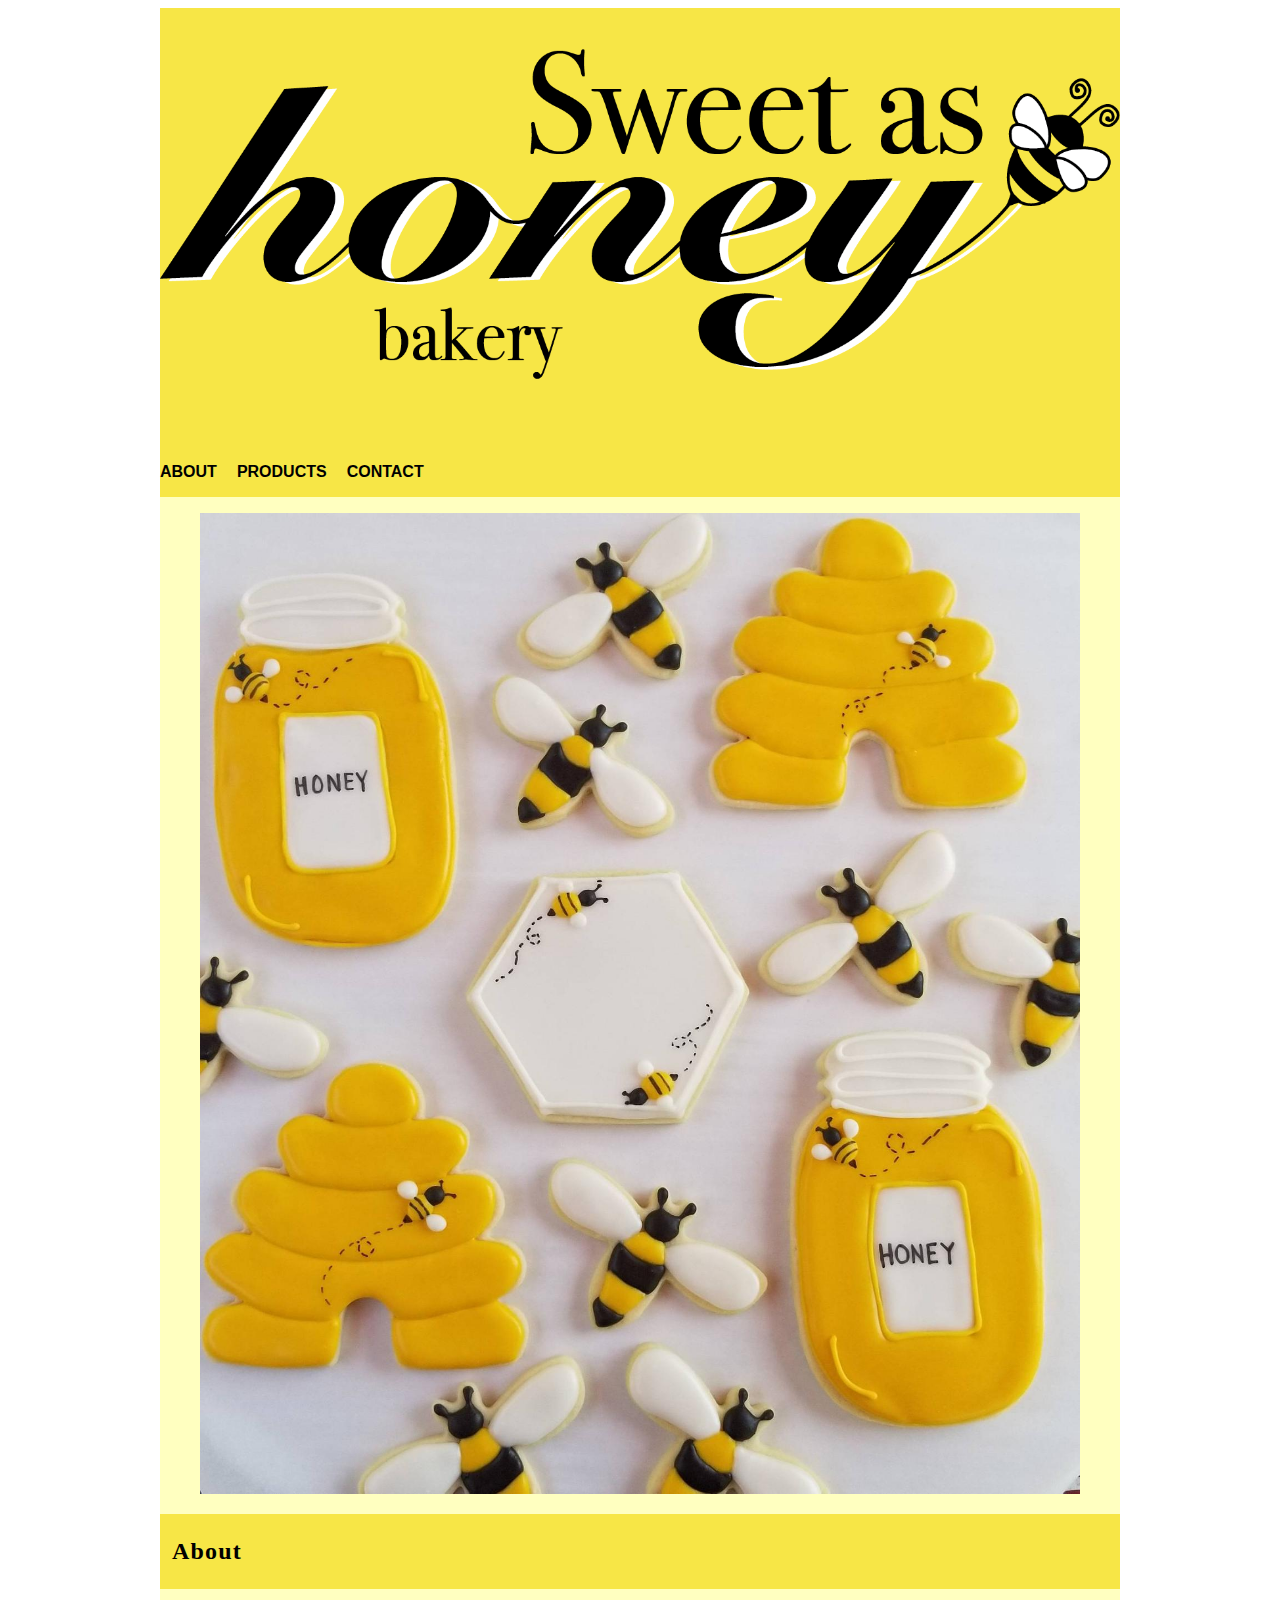
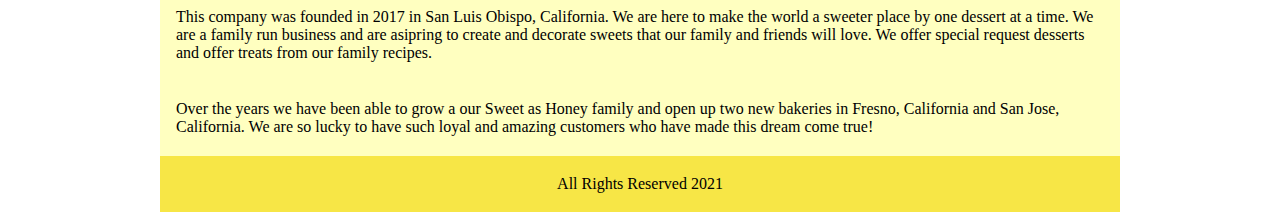
<file: grc338/website-mobile-first/about.html>
<!doctype html>  
    <html>  
        <head>  
            <meta charset="UTF-8">  
            <meta name="viewport" content="width=device-width, initial-scale=1.0"> 
            <link rel="stylesheet" type="text/css" href="style.css">  
            <title>About</title>  
        </head>   
        <body>  
            <div class="container">
                <header>
                    <h1><a href="index.html"><img src="logo.png" alt="logo.">
                    </a></h1>
                    <nav>
                        <ul>
                            <li><a href="about.html">About</a></li>
                            <li><a href="products.html">Products</a></li>
                            <li><a href="contact.html">Contact</a></li>
                        </ul>
                    </nav>
                </header>
                <article>
                    <figure>
                        <img src="Bee%20cookies.jpg" alt="cookies.">
                    </figure>
                    <h2>About</h2>
                    <p>This company was founded in 2017 in San Luis Obispo, California. We are here to make the world a sweeter place by one dessert at a time. We are a family run business and are asipring to create and decorate sweets that our family and friends will love. We offer special request desserts and offer treats from our family recipes. 
                    </p>
                </article>
                <aside>
                    <p>Over the years we have been able to grow a our Sweet as Honey family and open up two new bakeries in Fresno, California and San Jose, California. We are so lucky to have such loyal and amazing customers who have made this dream come true!
                    </p>
                </aside>
                <footer>
                    <p>All Rights Reserved 2021</p>
                </footer>
            </div>
        </body>
</html>
</file>
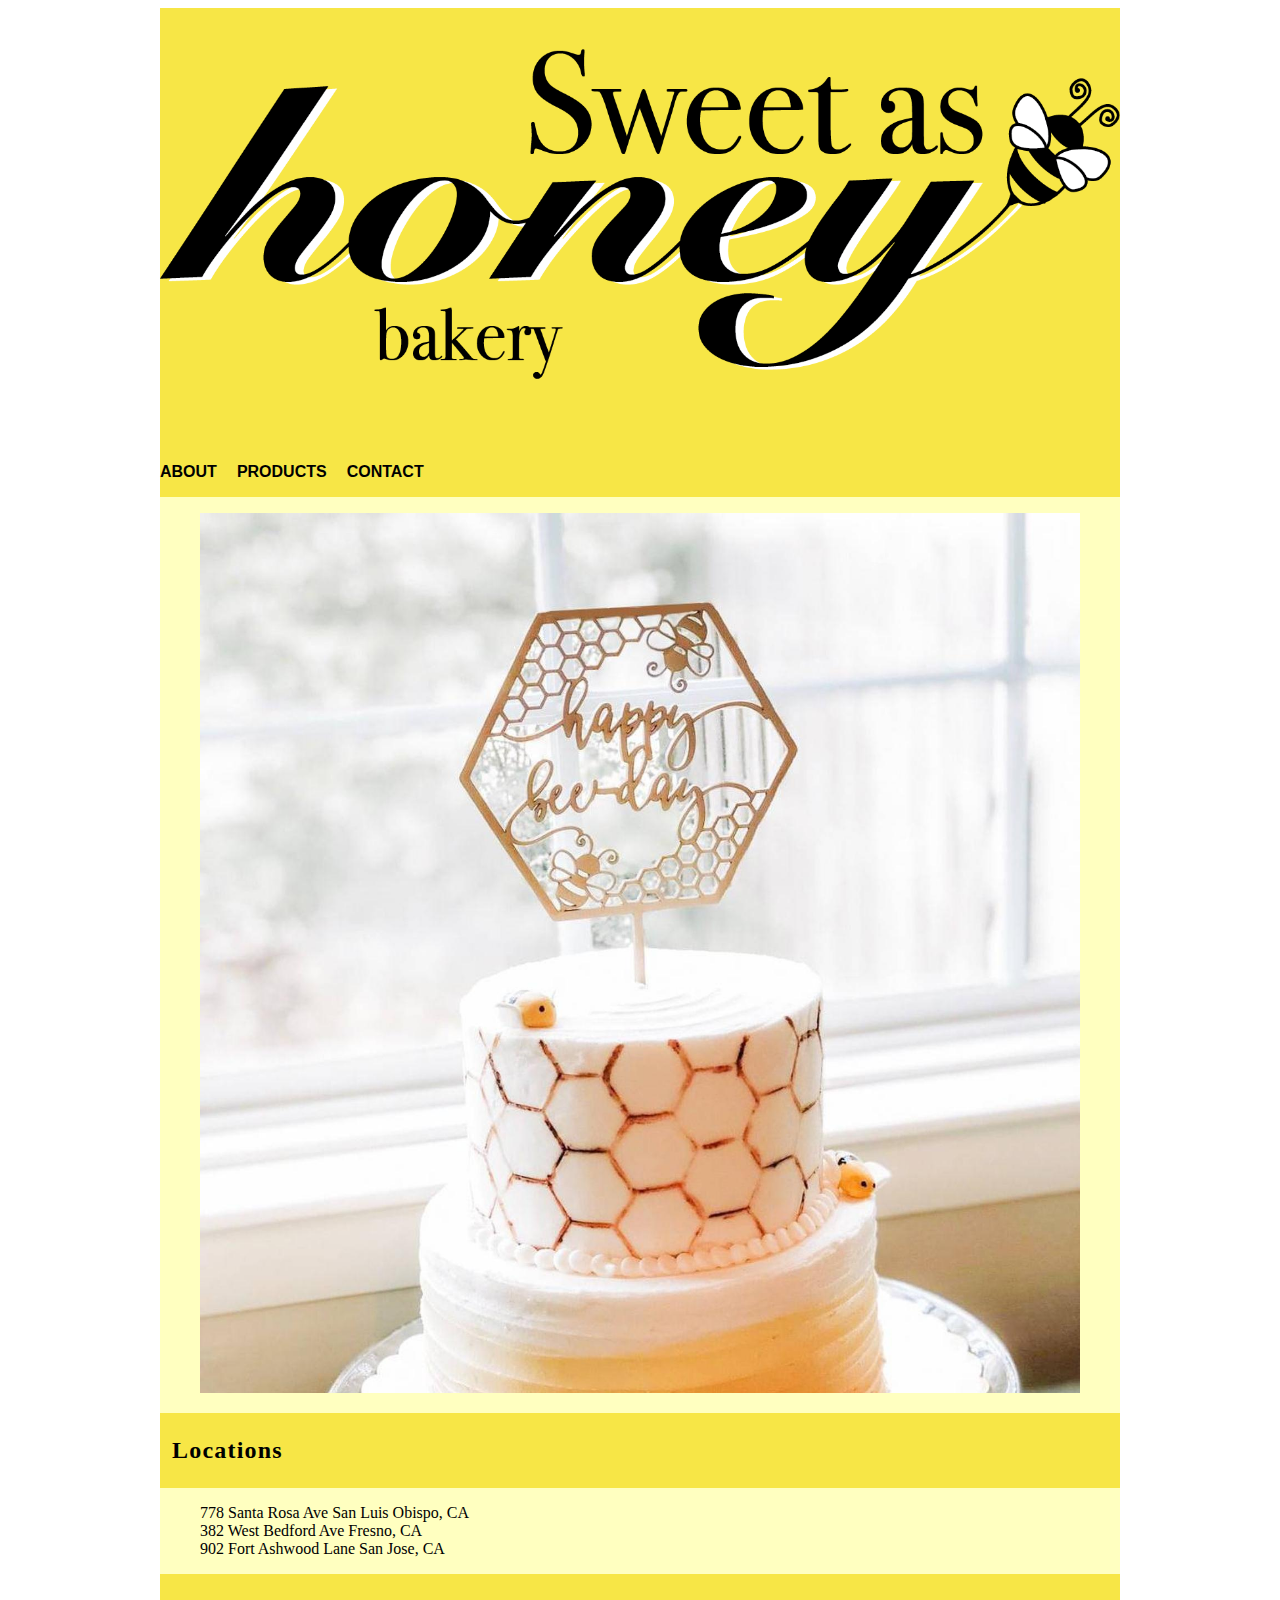
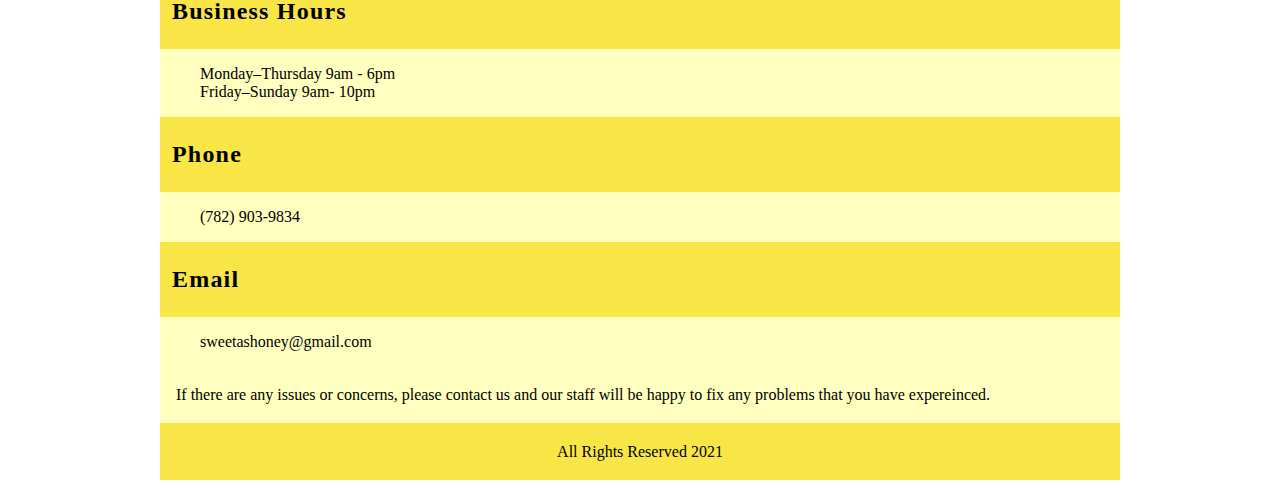
<file: grc338/website-mobile-first/contact.html>
<!doctype html>  
    <html>  
        <head>  
            <meta charset="UTF-8">  
            <meta name="viewport" content="width=device-width, initial-scale=1.0"> 
            <link rel="stylesheet" type="text/css" href="style.css">  
            <title>Contact</title>  
        </head>   
        <body>  
            <div class="container">
                <header>
                    <h1><a href="index.html"><img src="logo.png" alt="logo."></a></h1>
                    <nav>
                        <ul>
                            <li><a href="about.html">About</a></li>
                            <li><a href="products.html">Products</a></li>
                            <li><a href="contact.html">Contact</a></li>
                        </ul>
                    </nav>
                </header>
                <article>
                    <figure>
                        <img src="bee%20cake.jpg" alt="cake.">
                    </figure>
                    <h2>Locations</h2>
                    <ul>
                        <li>778 Santa Rosa Ave 
                            San Luis Obispo, CA</li>
                        <li>382 West Bedford Ave
                            Fresno, CA</li>
                        <li>902 Fort Ashwood Lane
                            San Jose, CA</li>
                    </ul>
                    <h2>Business Hours</h2>                      
                    <ul>
                        <li>Monday–Thursday 9am - 6pm</li>
                        <li>Friday–Sunday 9am- 10pm</li>
                    </ul>
                     <h2>Phone</h2>
                       <ul>
                           <li>(782) 903-9834</li>
                        </ul>
                    <h2>Email</h2>
                        <ul>
                            <li>sweetashoney@gmail.com</li>
                    </ul>
                </article>
                <aside>
                    <p>If there are any issues or concerns, please contact us and our staff will be happy to fix any problems that you have expereinced.
                    </p>
                </aside>
                <footer>
                    <p>All Rights Reserved 2021</p>
                </footer>
            </div>
        </body>
</html>
</file>
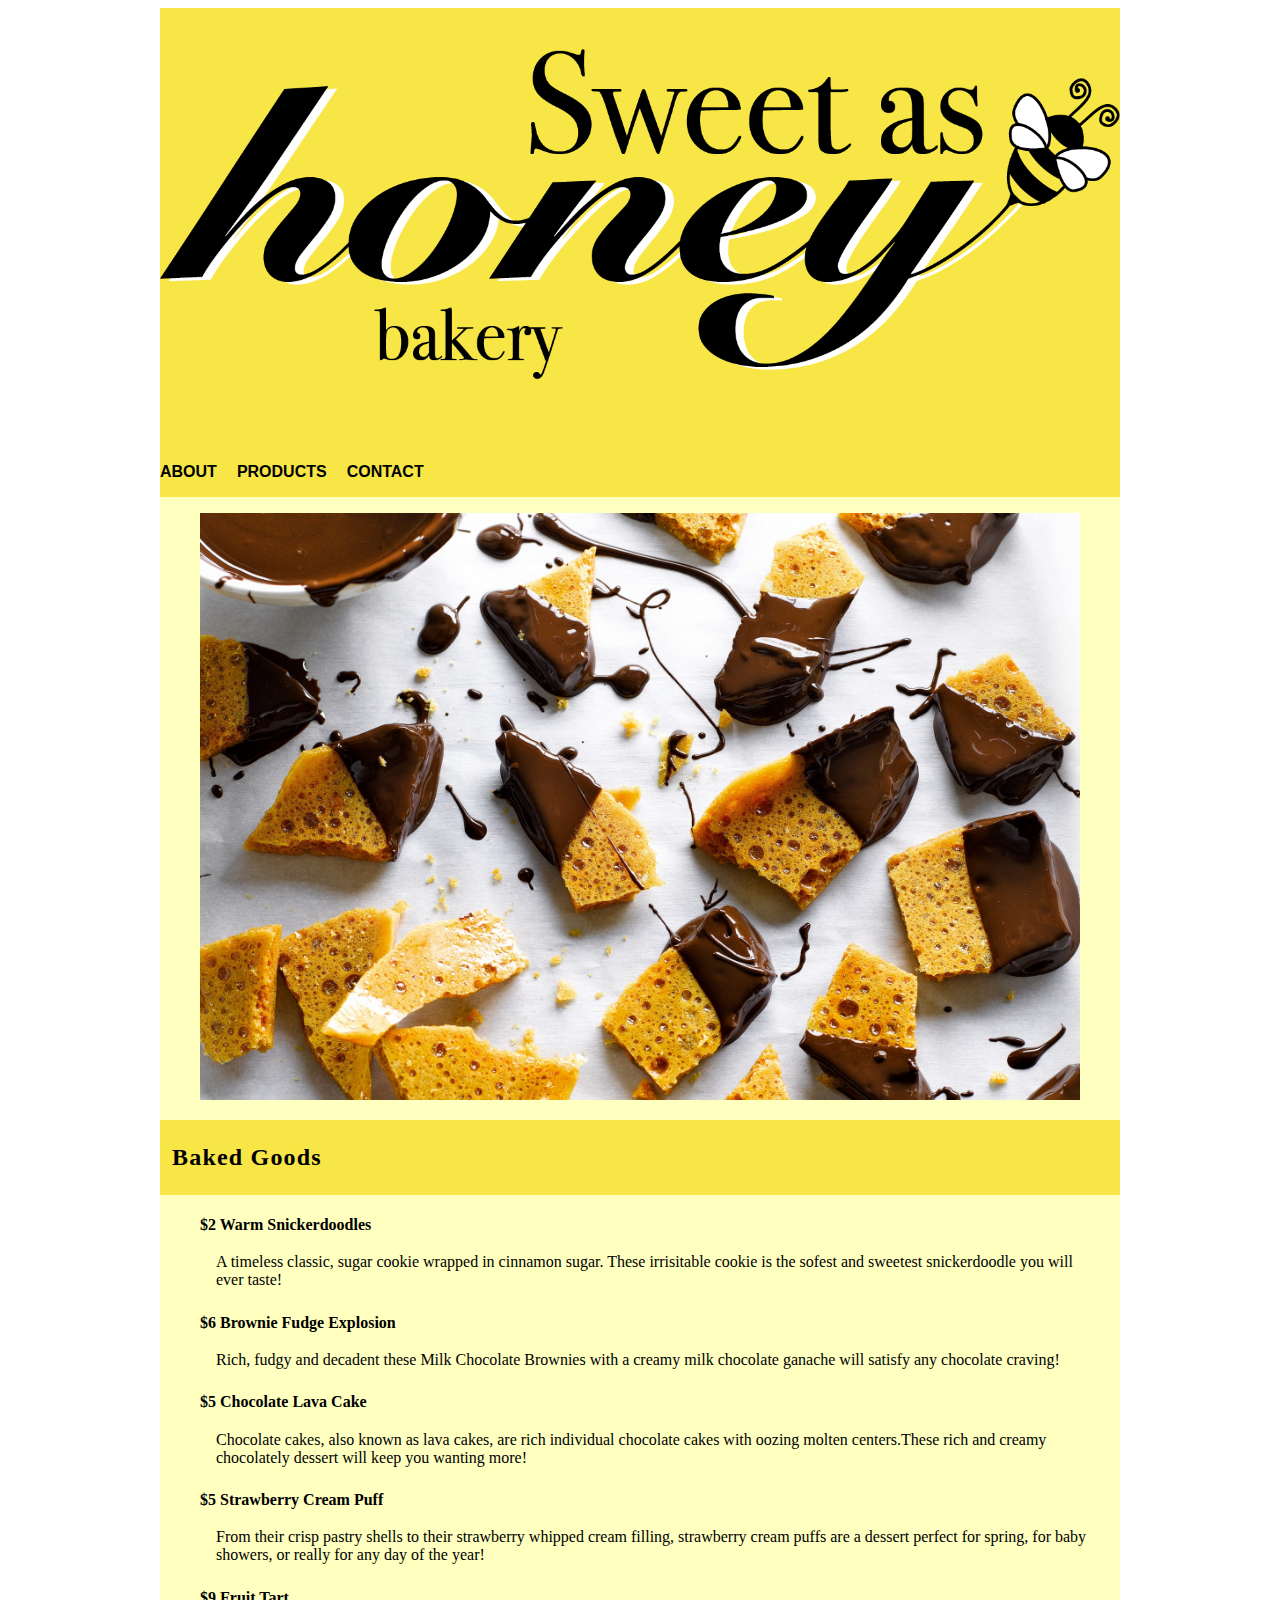
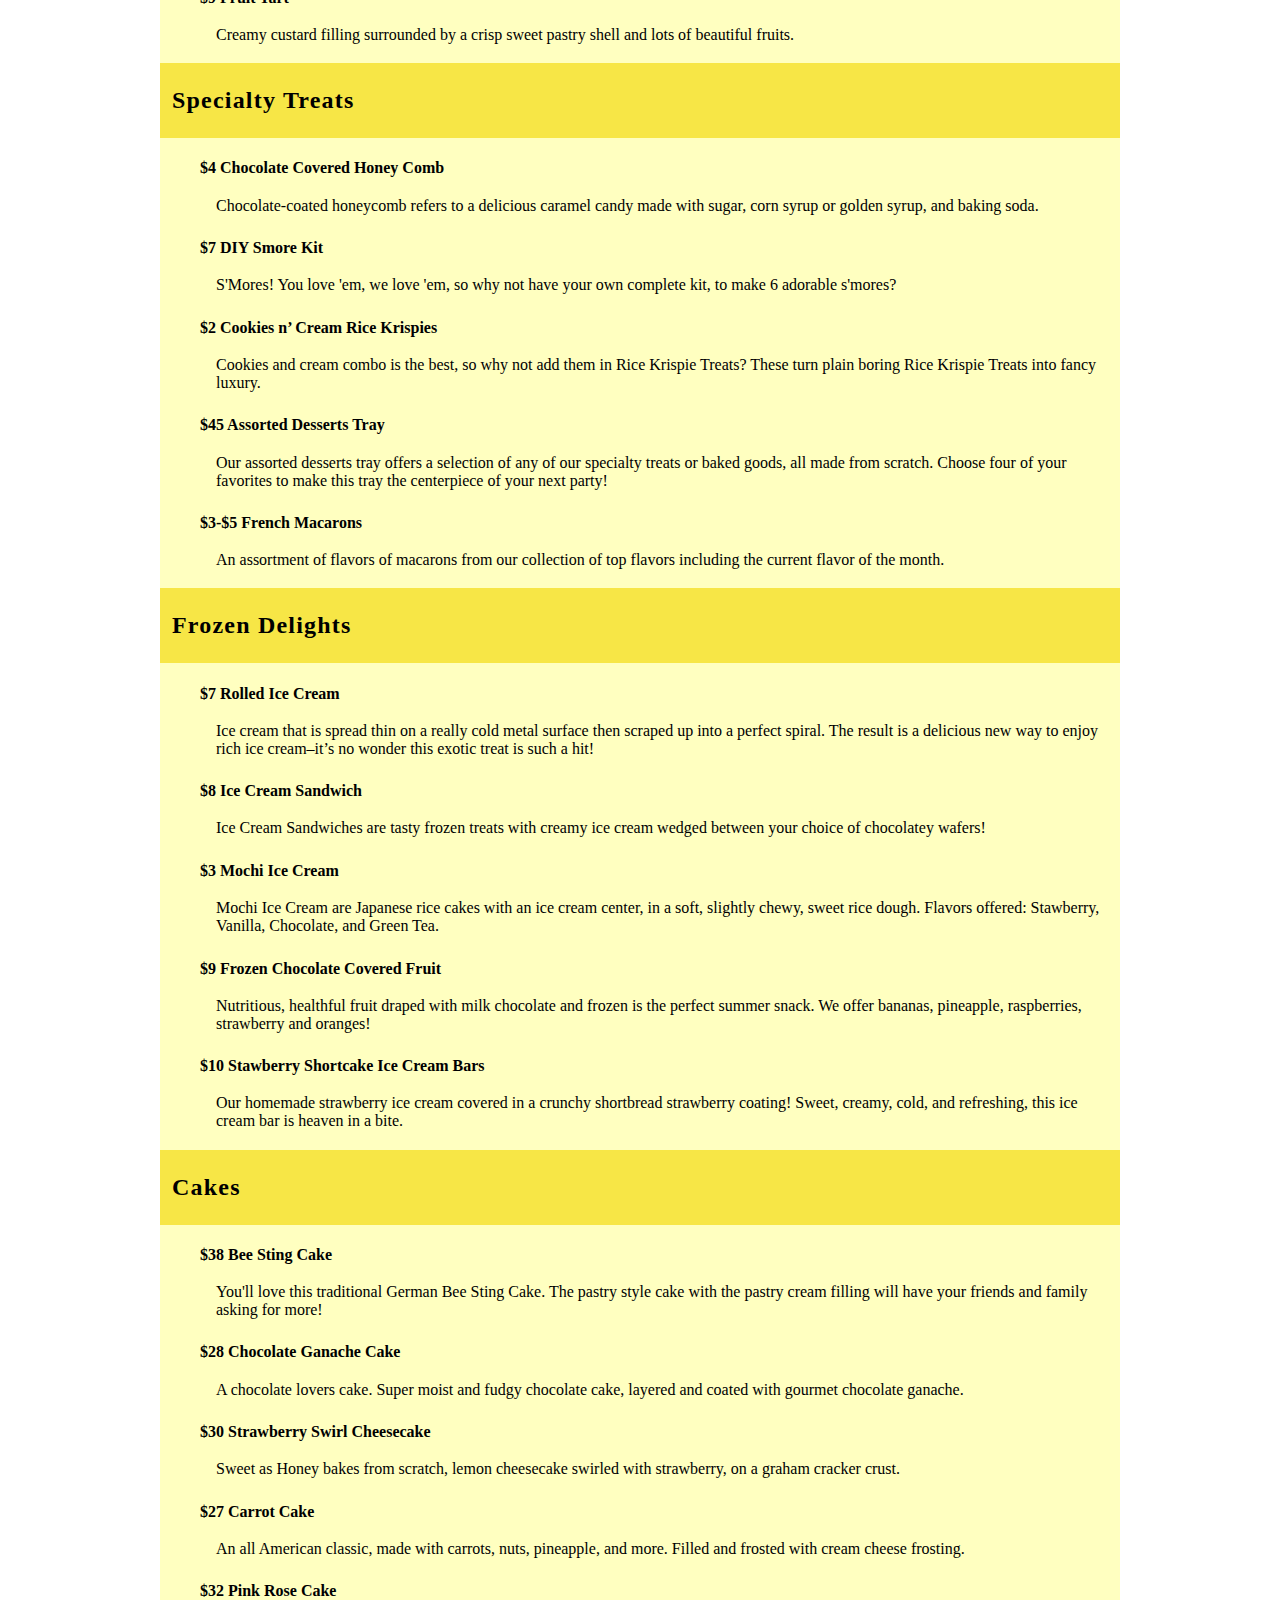
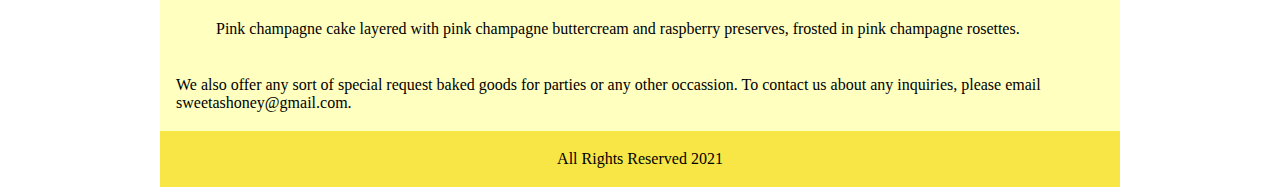
<file: grc338/website-mobile-first/products.html>
<!doctype html>  
    <html>  
        <head>  
            <meta charset="UTF-8">  
            <meta name="viewport" content="width=device-width, initial-scale=1.0">
            <link rel="stylesheet" type="text/css" href="style.css">  
            <title>Product</title>  
        </head>   
        <body>  
            <div class="container">
                <header>
                    <h1><a href="index.html"><img src="logo.png" alt="logo."></a></h1>
                    <nav>
                        <ul>
                            <li><a href="about.html">About</a></li>
                            <li><a href="products.html">Products</a></li>
                            <li><a href="contact.html">Contact</a></li>
                        </ul>
                    </nav>
                </header>
                <article>
                    <figure>
                        <img src="Chocolate%20covered%20honeycomb.jpg" alt="chocolate honeycomb.">
                    </figure>
                    <h2>Baked Goods</h2>
                    <ul>
                        <li><h4>$2 Warm Snickerdoodles</h4></li>
                            <p>A timeless classic, sugar cookie wrapped in cinnamon sugar. These irrisitable cookie is the sofest and sweetest snickerdoodle you will ever taste!</p>
                        <li><h4>$6 Brownie Fudge Explosion</h4></li>
                            <p>Rich, fudgy and decadent these Milk Chocolate Brownies with a creamy milk chocolate ganache will satisfy any chocolate craving!</p>
                        <li><h4>$5 Chocolate Lava Cake</h4></li>
                            <p>Chocolate cakes, also known as lava cakes, are rich individual chocolate cakes with oozing molten centers.These rich and creamy chocolately dessert will keep you wanting more!</p>
                        <li><h4>$5 Strawberry Cream Puff</h4></li>
                            <p>From their crisp pastry shells to their strawberry whipped cream filling, strawberry cream puffs are a dessert perfect for spring, for baby showers, or really for any day of the year!</p>
                        <li><h4>$9 Fruit Tart</h4></li>
                            <p>Creamy custard filling surrounded by a crisp sweet pastry shell and lots of beautiful fruits.</p>

                    </ul>
                    <h2>Specialty Treats</h2>
                       <ul>
                        <li><h4>$4 Chocolate Covered Honey Comb</h4></li>
                            <p>Chocolate-coated honeycomb refers to a delicious caramel candy made with sugar, corn syrup or golden syrup, and baking soda.</p>
                        <li><h4>$7 DIY Smore Kit</h4></li>
                            <p>S'Mores! You love 'em, we love 'em, so why not have your own complete kit, to make 6 adorable s'mores?</p>
                        <li><h4>$2 Cookies n’ Cream Rice Krispies</h4></li>
                            <p>Cookies and cream combo is the best, so why not add them in Rice Krispie Treats? These turn plain boring Rice Krispie Treats into fancy luxury.</p>
                        <li><h4>$45 Assorted Desserts Tray</h4></li>
                            <p>Our assorted desserts tray offers a selection of any of our specialty treats or baked goods, all made from scratch. Choose four of your favorites to make this tray the centerpiece of your next party!</p>
                        <li><h4>$3-$5 French Macarons</h4></li>
                            <p>An assortment of flavors of macarons from our collection of top flavors including the current flavor of the month.
</p>
                    </ul>
                     <h2>Frozen Delights</h2>
                       <ul>
                        <li><h4>$7 Rolled Ice Cream</h4></li>
                            <p>Ice cream that is spread thin on a really cold metal surface then scraped up into a perfect spiral. The result is a delicious new way to enjoy rich ice cream–it’s no wonder this exotic treat is such a hit!</p>
                        <li><h4>$8 Ice Cream Sandwich</h4></li>
                            <p>Ice Cream Sandwiches are tasty frozen treats with creamy ice cream wedged between your choice of chocolatey wafers!</p>
                        <li><h4>$3 Mochi Ice Cream</h4></li>
                            <p>Mochi Ice Cream are Japanese rice cakes with an ice cream center, in a soft, slightly chewy, sweet rice dough. Flavors offered: Stawberry, Vanilla, Chocolate, and Green Tea.</p>
                        <li><h4>$9 Frozen Chocolate Covered Fruit</h4></li>
                            <p>Nutritious, healthful fruit draped with milk chocolate and frozen is the perfect summer snack. We offer bananas, pineapple, raspberries, strawberry and oranges! </p>
                        <li><h4>$10 Stawberry Shortcake Ice Cream Bars</h4></li>
                            <p>Our homemade strawberry ice cream covered in a crunchy shortbread strawberry coating! Sweet, creamy, cold, and refreshing, this ice cream bar is heaven in a bite.</p>
                    </ul>
                    <h2>Cakes</h2>
                        <ul>
                         <li><h4>$38 Bee Sting Cake</h4></li>
                            <p>You'll love this traditional German Bee Sting Cake. The pastry style cake with the pastry cream filling will have your friends and family asking for more! </p>
                        <li><h4>$28 Chocolate Ganache Cake</h4></li>
                            <p>A chocolate lovers cake. Super moist and fudgy chocolate cake, layered and coated with gourmet chocolate ganache.</p>
                        <li><h4>$30 Strawberry Swirl Cheesecake</h4></li>
                            <p>Sweet as Honey bakes from scratch, lemon cheesecake swirled with strawberry, on a graham cracker crust.</p>
                        <li><h4>$27 Carrot Cake</h4></li>
                            <p>An all American classic, made with carrots, nuts, pineapple, and more. Filled and frosted with cream cheese frosting.</p>
                        <li><h4>$32 Pink Rose Cake </h4></li>
                            <p>Pink champagne cake layered with pink champagne buttercream and raspberry preserves, frosted in pink champagne rosettes.</p>
                    </ul>

                </article>
                <aside>
                    <p>We also offer any sort of special request baked goods for parties or any other occassion. To contact us about any inquiries, please email sweetashoney@gmail.com.
                    </p>
                </aside>
                <footer>
                    <p>All Rights Reserved 2021</p>
                </footer>
            </div>
        </body>
</html>
</file>
<file: grc338/css-grid-layout/lasagnastyle.css>
div.container {
    display: grid;
    max-width: 60em;
    margin: auto;
    grid-template-columns: repeat(2 AUTO);
    grid-template-rows: repeat (4 auto);
    grid-gap: 2em;
    }

body{
    font-family: Georgia, Times, serif; 
    background-color: rgb(150 20 20);
}

header{
    color: rgb(255 255 255);
    background-color: rgb(150 20 20);
    grid-column: 1/3;
    text-align: center;

}

figure{
    display: grid;
    margin: 0em;
    grid-column: 1/3;
    grid-template-columns: 3fr 1fr;
    grid-template-rows: 1fr;
    grid-gap: 1em;
}

img{
    width: 100%;
    grid-column: 1/2;
}

figcaption{
    text-align: center;
    margin: 10em 0em 0em 0em;
    padding: 0em;
    grid-column: 2/3;
    color: rgb(255 255 255);

}

h3{
    text-transform: uppercase;
    margin: 0;
    padding: 0;
}

ul{
    list-style-type: circle;
}

li{
    margin-bottom: .5em;
    line-height: 1.5;
}

main{
    display: grid;
    grid-template-columns: 2fr 2fr;
    grid-template-rows: 1fr;
    grid-column: 1/3;
    grid-row: 3/4;
}

h3{
    text-transform: uppercase;
    padding: 1em;
    background-color: rgb(255 255 255);
    color: rgb(150 20 20);
    width: 100%;
}

.ingredients{
    color: rgb(255 255 255);
    Border-radius: 1em;
}

.directions{
    color: rgb(255 255 255);
    Border-radius: 1em;
}

footer{
    text-align: center;
    grid-column: 1/3;
    grid-row: 4/5;
    color: rgb(255 255 255);
    font-family: Georgia;
    text-transform: capitalize;
}
</file>
<file: grc338/css-mobile-first/lasagnastyle.css>
/*CSS DOCUMENT*/


html, body, div, span, applet, object, iframe,h1, h2, h3, h4, h5, h6, p, blockquote, pre,a, abbr, acronym, address, big, cite, code,del, dfn, em, img, ins, kbd, q, s, samp,small, strike, strong, sub, sup, tt, var,b, u, i, center,dl, dt, dd, ol, ul, li,fieldset, form, label, legend,table, caption, tbody, tfoot, thead, tr, th, td,article, aside, canvas, details, embed, figure, figcaption, footer, header, hgroup, menu, nav, output, ruby, section, summary,time, mark, audio, video {margin: 0;	padding: 0;	border: 0;	vertical-align: baseline;} /*My edited version of the Eric Meyer’s reset tool. Feel free to keep it or delete it. */

img {
    width: 100%; /*Please leave this line.*/
}


header{
    padding: 2em;
    text-align: center;
    color: rgb(255 255 255);
     background-color: rgb(150 20 20);
}
h1, h2{
    margin: .5em;
    color: rgb(255 255 255);
    
}

figcaption{
    margin: 1em;
    color: rgb(255 255 255);
    
}

body{
     background-color: rgb(150 20 20);
}

h3{
    text-transform: uppercase;
    padding: 1em;
    background-color: rgb(255, 255, 255);
    color: rgb(150 20 20);
}

li{
    margin: 2em;
    list-style-type: circle;
    color: rgb(255 255 255);
}
/*By the way, when we use the slash-asterisk combo, it’s a comment on the CSS and it’s meant for human beings. The machine knows it is not supposed to process anything until it finds a asterisk-slash combo that ends the comment on the CSS. */
</file>
<file: grc338/restaurantmenucss/main.css>
/* CSS DOCUMENT */


h1 {
    color: rgb(255 255 255);
    font-size: 4em;
    padding: .5em .5em .5em 0.5em;
    margin: 0;
    text-align: center;
    background-color: rgb(120, 170, 255);
}

h2{
    font-family: serif;
    font-size:2.5em;
    text-align: center;
    text-transform: uppercase;
    margin: 0;
    background-color: rgb(255 255 255);
    padding: .2em .2em .2em .2em;
    color:rgb(120, 170, 255);)
}

h3{
    font-family: sans-serif;
    font-size: 1.5em;
    text-transform: uppercase;
    color: rgb(255 255 255);
    margin: 0;
    padding: .5em .5em .5em .5em;
    background-color: rgb(120, 170, 255);
}

h4{
    font-family: serif;
    margin: 0;
}

li{
    list-style: none;
    margin-left: 2em;
}

ul{
     padding: 0;

}
</file>
<file: grc338/website-content-hierarchy/style.css>
/*CSS DOCUMENT*/

img {
    width: 100%; 
}

/*Please don’t change this CSS stylesheet for the content hierarchy assginment */
</file>
<file: grc338/website-mobile-first/style.css>
/*CSS DOCUMENT*/

div.container {
    max-width: 60em;
    margin: auto;
    display: grid;
}

img {
    width: 100%;
}

nav ul{
    padding: 0;
}

nav ul li{
    display: inline;
    list-style-image: none;
    margin-right: 1em;
    font-family: sans-serif;
    font-weight: bold;
    font-size: 1em;
    text-transform: uppercase;
}

nav ul li a{
    color: rgb(0 0 0);
    text-decoration: none;
}

nav ul li a:hover {
    color: rgb(255 255 192);
}

li{
    list-style: none;
}
header{
    background: rgb(247 230 70);
}

h2{
    background: rgb(247 230 70);
    padding: 1em .5em;
    margin: 0;
    letter-spacing: .05em;
}

p{
    padding: 0.2em 1em;
}

h4{
    margin-bottom: 0em;
}


article, aside{
    background: rgb(255 255 192);
}

footer{
    background: rgb(247 230 70);
    text-align: center
}


/*Please don’t change this CSS stylesheet for the content hierarchy assginment */
</file>
<file: grc338/website-responsive/style.css>
/*CSS DOCUMENT*/

div.container {
    max-width: 60em;
    margin: auto;
    display: grid;
}

img {
    width: 80%;
    padding: 0em 2em;
}

nav ul{
    padding: 1em;
    text-align: center;

}

nav ul li{
    display: inline;
    list-style-image: none;
    margin-right: 1em;
    font-family: sans-serif;
    font-weight: bold;
    font-size: 1.4em;
    text-transform: uppercase;
    letter-spacing: .05em;
    padding: 0;
}

nav ul li a{
    color: rgb(0 0 0);
    text-decoration: none;
}

nav ul li a:hover {
    color: rgb(255 255 192);
}

li{
    list-style: none;
}
header{
    background: rgb(247 230 70);
}

h2{
    background: rgb(247 230 70);
    padding: 1em .5em;
    margin: 0;
    letter-spacing: .05em;
}

p{
    padding: 0.2em 1em;
    margin-top: 0;
}

h4{
    margin-bottom: 0em;
}


article, aside{
    background: rgb(255 255 192);
}

footer{
    background: rgb(247 230 70);
    text-align: center
}


/*Please don’t change this CSS stylesheet for the content hierarchy assginment */
</file>
